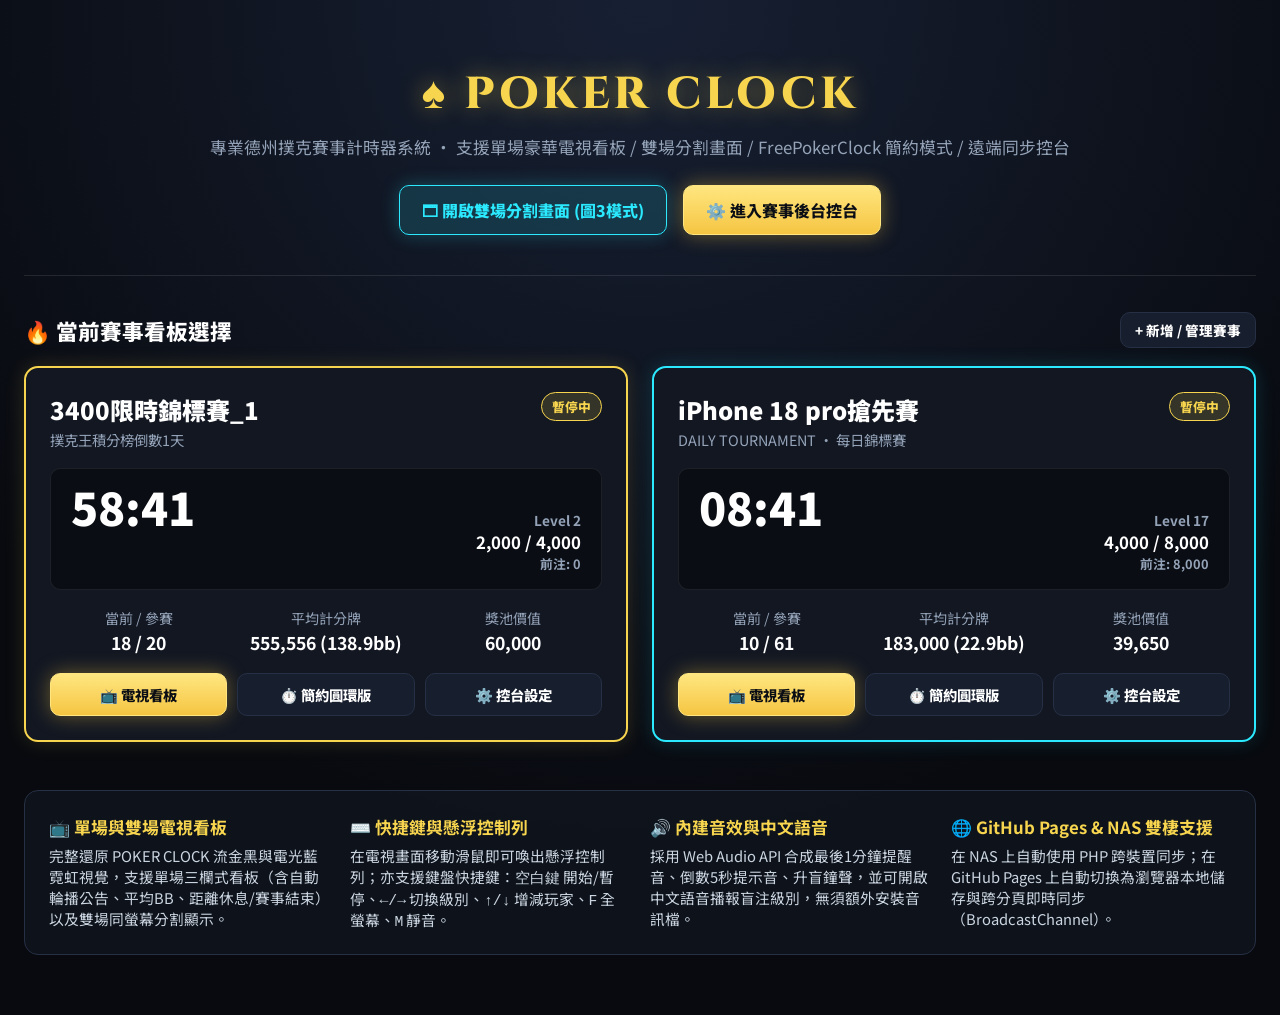
<file: index.html>
<!DOCTYPE html>
<html lang="zh-Hant">
<head>
    <meta charset="UTF-8">
    <meta name="viewport" content="width=device-width, initial-scale=1.0">
    <title>POKER CLOCK - 德州撲克賽事計時系統</title>
    <link href="https://fonts.googleapis.com/css2?family=Cinzel:wght@700;800&family=Noto+Sans+TC:wght@400;600;700;900&display=swap" rel="stylesheet">
    <style>
        :root {
            --bg: #080a0f;
            --card: #121722;
            --border: #263044;
            --gold: #f7d54e;
            --cyan: #2beaff;
            --red: #ff4757;
            --green: #2ed573;
        }
        * { box-sizing: border-box; margin: 0; padding: 0; }
        body {
            background: radial-gradient(circle at 50% 0%, #172033 0%, #080a0f 70%);
            color: #ffffff;
            font-family: 'Noto Sans TC', sans-serif;
            min-height: 100vh;
            padding: 36px 24px 60px;
        }
        .wrap { max-width: 1240px; margin: 0 auto; }
        .hero {
            text-align: center;
            padding: 28px 20px 40px;
            border-bottom: 1px solid rgba(255,255,255,0.1);
            margin-bottom: 36px;
        }
        .brand {
            font-family: 'Cinzel', serif;
            font-size: clamp(1.8rem, 3.5vw, 3rem);
            font-weight: 800;
            color: var(--gold);
            letter-spacing: 0.08em;
            text-shadow: 0 0 24px rgba(247, 213, 78, 0.45);
        }
        .hero p { color: #94a3b8; font-size: 1.05rem; margin-top: 10px; }
        .quick-launch {
            display: flex;
            justify-content: center;
            gap: 16px;
            flex-wrap: wrap;
            margin-top: 26px;
        }
        .btn {
            display: inline-flex;
            align-items: center;
            gap: 8px;
            padding: 12px 22px;
            border-radius: 10px;
            font-weight: 800;
            font-size: 1rem;
            text-decoration: none;
            border: 1.5px solid var(--border);
            background: #171e2e;
            color: #fff;
            transition: all 0.18s ease;
            cursor: pointer;
        }
        .btn:hover { transform: translateY(-2px); border-color: var(--gold); }
        .btn-gold {
            background: linear-gradient(180deg, #ffe680 0%, #f5c542 100%);
            color: #0b0e14;
            border-color: #ffe680;
            box-shadow: 0 0 20px rgba(245, 197, 66, 0.4);
        }
        .btn-cyan {
            background: rgba(43, 234, 255, 0.14);
            color: var(--cyan);
            border-color: var(--cyan);
            box-shadow: 0 0 18px rgba(43, 234, 255, 0.25);
        }
        .section-title {
            font-size: 1.35rem;
            font-weight: 800;
            margin-bottom: 18px;
            display: flex;
            justify-content: space-between;
            align-items: center;
        }
        .grid {
            display: grid;
            grid-template-columns: repeat(auto-fit, minmax(360px, 1fr));
            gap: 24px;
        }
        .t-card {
            background: var(--card);
            border: 2px solid var(--border);
            border-radius: 14px;
            padding: 24px;
            display: flex;
            flex-direction: column;
            justify-content: space-between;
            gap: 18px;
            position: relative;
            overflow: hidden;
        }
        .t-card.theme-gold { border-color: var(--gold); box-shadow: 0 0 20px rgba(247, 213, 78, 0.15); }
        .t-card.theme-cyan { border-color: var(--cyan); box-shadow: 0 0 20px rgba(43, 234, 255, 0.15); }
        .t-card.theme-red { border-color: var(--red); box-shadow: 0 0 20px rgba(255, 71, 87, 0.15); }
        .t-card.theme-emerald { border-color: var(--green); box-shadow: 0 0 20px rgba(46, 213, 115, 0.15); }
        .t-header { display: flex; justify-content: space-between; align-items: flex-start; gap: 12px; }
        .t-title { font-size: 1.5rem; font-weight: 900; }
        .t-sub { font-size: 0.9rem; color: #94a3b8; margin-top: 2px; }
        .badge { padding: 4px 10px; border-radius: 999px; font-size: 0.8rem; font-weight: 800; }
        .badge.running { background: rgba(46,213,115,0.2); color: var(--green); border: 1px solid var(--green); }
        .badge.paused { background: rgba(247,213,78,0.15); color: var(--gold); border: 1px solid var(--gold); }
        .t-clock-row {
            display: flex;
            align-items: baseline;
            justify-content: space-between;
            background: #0a0d14;
            padding: 16px 20px;
            border-radius: 10px;
            border: 1px solid rgba(255,255,255,0.08);
        }
        .t-time { font-size: 2.8rem; font-weight: 900; font-variant-numeric: tabular-nums; line-height: 1; }
        .t-blinds { text-align: right; font-size: 1.05rem; font-weight: 700; }
        .t-stats {
            display: grid;
            grid-template-columns: repeat(3, 1fr);
            gap: 10px;
            text-align: center;
            font-size: 0.88rem;
            color: #94a3b8;
        }
        .t-stats strong { display: block; font-size: 1.1rem; color: #fff; margin-top: 2px; }
        .t-actions { display: flex; gap: 10px; flex-wrap: wrap; }
        .t-actions .btn { flex: 1; justify-content: center; padding: 10px 12px; font-size: 0.9rem; }
        .features-box {
            margin-top: 48px;
            background: rgba(18, 23, 34, 0.7);
            border: 1px solid var(--border);
            border-radius: 14px;
            padding: 24px;
            display: grid;
            grid-template-columns: repeat(auto-fit, minmax(240px, 1fr));
            gap: 20px;
            color: #cbd5e1;
            font-size: 0.92rem;
        }
        .features-box h3 { color: var(--gold); margin-bottom: 6px; font-size: 1.05rem; }
    </style>
</head>
<body>
    <div class="wrap">
        <div class="hero">
            <div class="brand" id="heroBrand">♠ POKER CLOCK</div>
            <p>專業德州撲克賽事計時器系統 • 支援單場豪華電視看板 / 雙場分割畫面 / FreePokerClock 簡約模式 / 遠端同步控台</p>
            <div class="quick-launch">
                <a href="dual.html" class="btn btn-cyan">🗔 開啟雙場分割畫面 (圖3模式)</a>
                <a href="admin.html" class="btn btn-gold">⚙️ 進入賽事後台控台</a>
            </div>
        </div>

        <div class="section-title">
            <span>🔥 當前賽事看板選擇</span>
            <a href="admin.html" class="btn" style="padding:7px 14px; font-size:0.85rem;">+ 新增 / 管理賽事</a>
        </div>

        <div class="grid" id="tourneyGrid"></div>

        <div class="features-box">
            <div>
                <h3>📺 單場與雙場電視看板</h3>
                <p>完整還原 POKER CLOCK 流金黑與電光藍霓虹視覺，支援單場三欄式看板（含自動輪播公告、平均BB、距離休息/賽事結束）以及雙場同螢幕分割顯示。</p>
            </div>
            <div>
                <h3>⌨️ 快捷鍵與懸浮控制列</h3>
                <p>在電視畫面移動滑鼠即可喚出懸浮控制列；亦支援鍵盤快捷鍵：<code>空白鍵</code> 開始/暫停、<code>←/→</code> 切換級別、<code>↑/↓</code> 增減玩家、<code>F</code> 全螢幕、<code>M</code> 靜音。</p>
            </div>
            <div>
                <h3>🔊 內建音效與中文語音</h3>
                <p>採用 Web Audio API 合成最後1分鐘提醒音、倒數5秒提示音、升盲鐘聲，並可開啟中文語音播報盲注級別，無須額外安裝音訊檔。</p>
            </div>
            <div>
                <h3>🌐 GitHub Pages & NAS 雙棲支援</h3>
                <p>在 NAS 上自動使用 PHP 跨裝置同步；在 GitHub Pages 上自動切換為瀏覽器本地儲存與跨分頁即時同步（BroadcastChannel）。</p>
            </div>
        </div>
    </div>

    <script src="assets/js/local-backend.js"></script>
    <script>
        function fmtNum(n) { return (Number(n) || 0).toLocaleString('en-US'); }
        function fmtClock(sec) {
            const s = Math.max(0, Math.floor(Number(sec) || 0));
            const m = Math.floor(s / 60);
            const r = s % 60;
            return (m < 10 ? '0' + m : m) + ':' + (r < 10 ? '0' + r : r);
        }

        async function loadAndRender() {
            const res = await fetch('api.php?action=state&_t=' + Date.now());
            const json = await res.json();
            if (!json || !json.ok) return;
            const state = json.data;
            const s = state.settings || {};
            document.getElementById('heroBrand').textContent = `${s.brand_logo_icon || '♠'} ${s.brand_name || 'POKER CLOCK'}`;

            const grid = document.getElementById('tourneyGrid');
            grid.innerHTML = '';
            Object.values(state.tournaments || {}).forEach(t => {
                const c = t.computed || {};
                const cur = c.current_level || { type: 'level', level: 1, sb: 0, bb: 0, ante: 0 };
                const card = document.createElement('div');
                card.className = `t-card theme-${t.theme || 'gold'}`;
                card.innerHTML = `
                    <div class="t-header">
                        <div>
                            <div class="t-title">${t.title}</div>
                            <div class="t-sub">${t.subtitle || ''}</div>
                        </div>
                        <span class="badge ${t.status === 'running' ? 'running' : 'paused'}">
                            ${t.status === 'running' ? '進行中' : '暫停中'}
                        </span>
                    </div>
                    <div class="t-clock-row">
                        <div class="t-time">${fmtClock(t.remaining_seconds)}</div>
                        <div class="t-blinds">
                            <div style="color:#94a3b8; font-size:0.85rem;">
                                ${cur.type === 'break' ? '休息時間' : 'Level ' + cur.level}
                            </div>
                            <div>
                                ${cur.type === 'break' ? 'BREAK' : fmtNum(cur.sb) + ' / ' + fmtNum(cur.bb)}
                            </div>
                            <div style="font-size:0.8rem; color:#94a3b8;">
                                前注: ${fmtNum(cur.ante || 0)}
                            </div>
                        </div>
                    </div>
                    <div class="t-stats">
                        <div>當前 / 參賽<strong>${t.current_players} / ${t.total_entries}</strong></div>
                        <div>平均計分牌<strong>${fmtNum(c.avg_chips)} (${c.avg_bb}bb)</strong></div>
                        <div>獎池價值<strong>${fmtNum(c.prize_pool)}</strong></div>
                    </div>
                    <div class="t-actions">
                        <a href="display.html?id=${encodeURIComponent(t.id)}" class="btn btn-gold">📺 電視看板</a>
                        <a href="freeclock.html?id=${encodeURIComponent(t.id)}" class="btn">⏱️ 簡約圓環版</a>
                        <a href="admin.html?id=${encodeURIComponent(t.id)}" class="btn">⚙️ 控台設定</a>
                    </div>
                `;
                grid.appendChild(card);
            });
        }

        loadAndRender();
        setInterval(loadAndRender, 2000);
    </script>
</body>
</html>
</file>
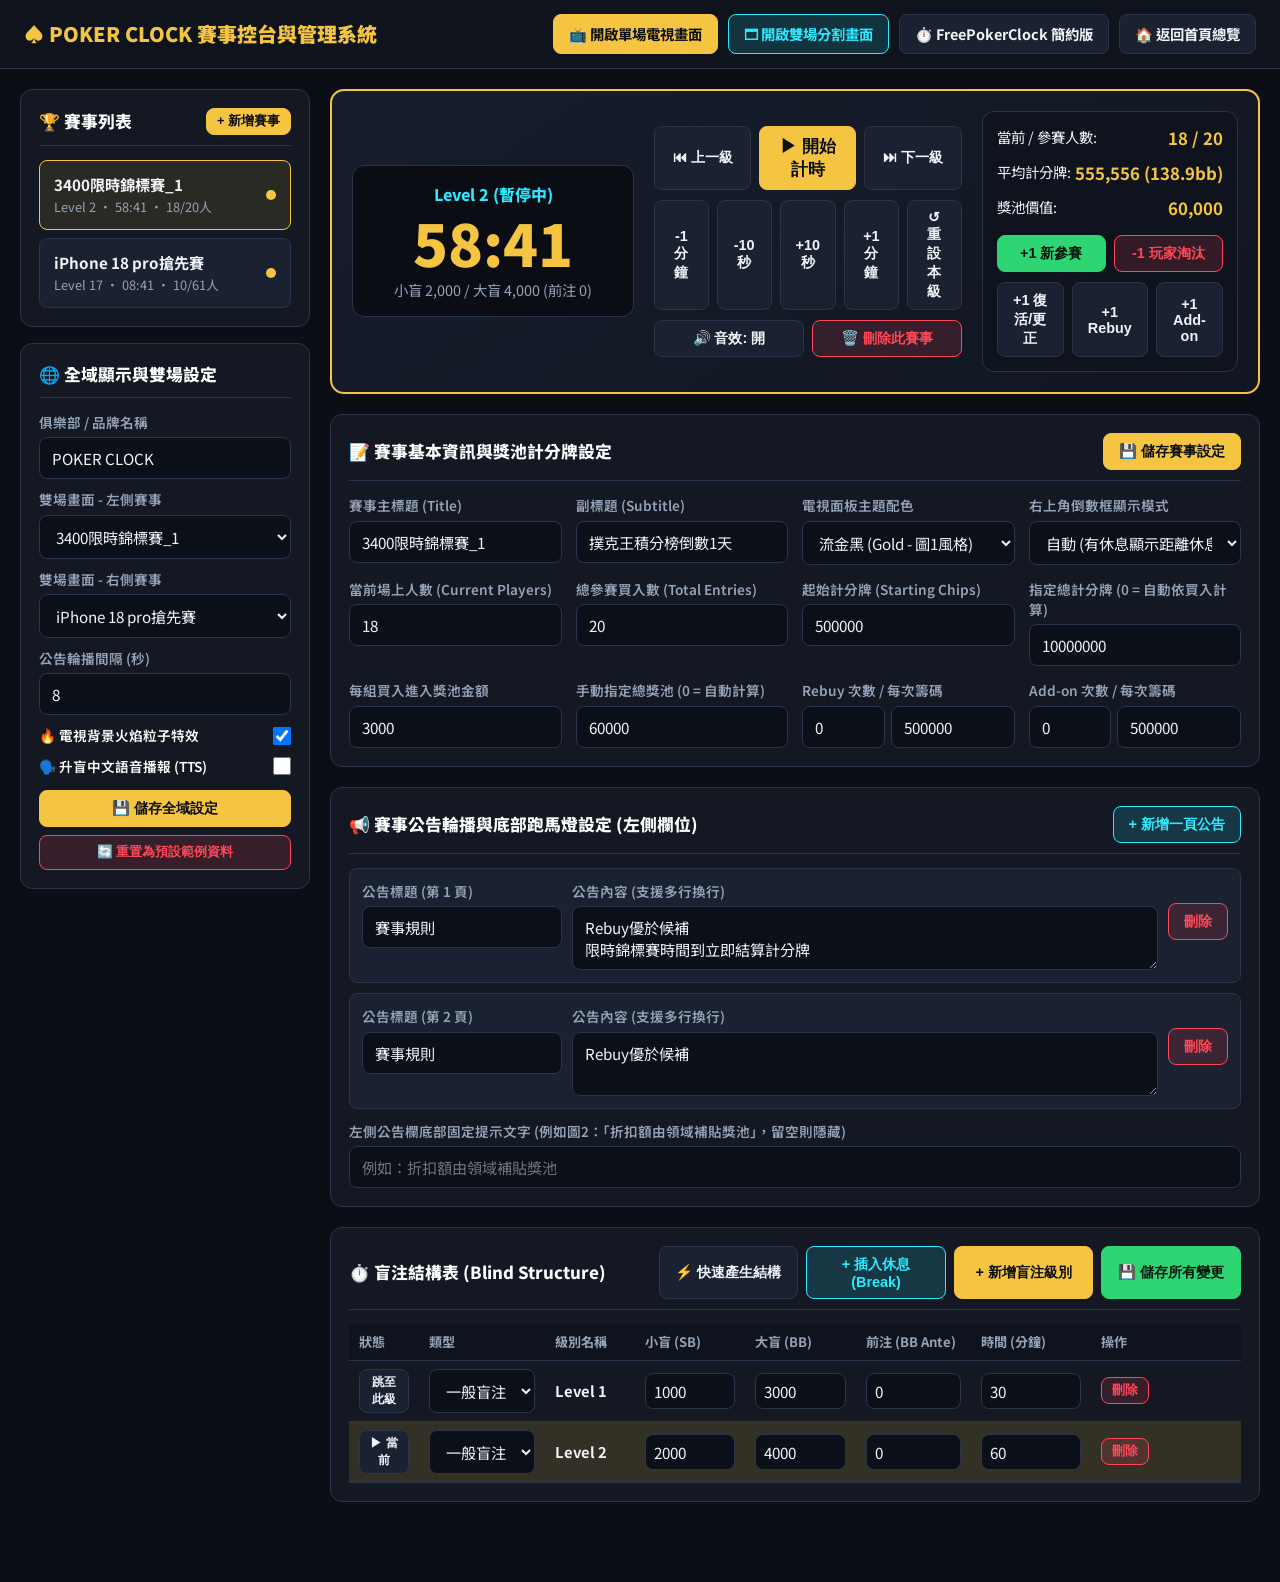
<file: admin.html>
<!DOCTYPE html>
<html lang="zh-Hant">
<head>
    <meta charset="UTF-8">
    <meta name="viewport" content="width=device-width, initial-scale=1.0">
    <title>賽事後台控台 - POKER CLOCK</title>
    <link href="https://fonts.googleapis.com/css2?family=Noto+Sans+TC:wght@400;500;700;900&display=swap" rel="stylesheet">
    <style>
        :root {
            --bg: #0b0e14;
            --card: #131822;
            --card-alt: #1a2130;
            --border: #2a344a;
            --gold: #f5c542;
            --cyan: #2beaff;
            --green: #2ed573;
            --red: #ff4757;
            --text: #f1f5f9;
            --muted: #94a3b8;
        }
        * { box-sizing: border-box; margin: 0; padding: 0; }
        body {
            background: var(--bg);
            color: var(--text);
            font-family: 'Noto Sans TC', -apple-system, sans-serif;
            line-height: 1.5;
            padding-bottom: 60px;
        }
        .topbar {
            background: #0f131c;
            border-bottom: 1px solid var(--border);
            padding: 14px 24px;
            display: flex;
            justify-content: space-between;
            align-items: center;
            flex-wrap: wrap;
            gap: 12px;
            position: sticky;
            top: 0;
            z-index: 100;
        }
        .topbar-brand {
            display: flex;
            align-items: center;
            gap: 10px;
            font-weight: 900;
            font-size: 1.25rem;
            color: var(--gold);
            text-decoration: none;
        }
        .topbar-links { display: flex; gap: 10px; flex-wrap: wrap; }
        .btn {
            appearance: none;
            border: 1px solid var(--border);
            background: var(--card-alt);
            color: var(--text);
            padding: 8px 15px;
            border-radius: 8px;
            font-size: 0.9rem;
            font-weight: 700;
            cursor: pointer;
            text-decoration: none;
            display: inline-flex;
            align-items: center;
            justify-content: center;
            gap: 6px;
            transition: all 0.15s ease;
        }
        .btn:hover { border-color: var(--gold); color: var(--gold); }
        .btn-gold { background: var(--gold); color: #0a0d12; border-color: var(--gold); }
        .btn-gold:hover { background: #ffd45e; color: #000; }
        .btn-cyan { background: rgba(43,234,255,0.15); color: var(--cyan); border-color: var(--cyan); }
        .btn-cyan:hover { background: var(--cyan); color: #000; }
        .btn-green { background: var(--green); color: #06180e; border-color: var(--green); }
        .btn-red { background: rgba(255,71,87,0.15); color: var(--red); border-color: var(--red); }
        .btn-red:hover { background: var(--red); color: #fff; }
        .container {
            max-width: 1400px;
            margin: 20px auto;
            padding: 0 20px;
            display: grid;
            grid-template-columns: 290px 1fr;
            gap: 20px;
        }
        @media (max-width: 980px) { .container { grid-template-columns: 1fr; } }
        .sidebar { display: flex; flex-direction: column; gap: 16px; }
        .panel { background: var(--card); border: 1px solid var(--border); border-radius: 12px; padding: 18px; }
        .panel-title {
            font-size: 1.05rem;
            font-weight: 800;
            margin-bottom: 14px;
            display: flex;
            justify-content: space-between;
            align-items: center;
            color: #fff;
            border-bottom: 1px solid var(--border);
            padding-bottom: 10px;
        }
        .tourney-list { display: flex; flex-direction: column; gap: 8px; }
        .tourney-item {
            padding: 12px 14px;
            border-radius: 8px;
            border: 1px solid var(--border);
            background: var(--card-alt);
            cursor: pointer;
            transition: all 0.15s;
            display: flex;
            justify-content: space-between;
            align-items: center;
        }
        .tourney-item.active { border-color: var(--gold); background: rgba(245, 197, 66, 0.1); }
        .tourney-item-name { font-weight: 700; font-size: 0.95rem; }
        .tourney-item-meta { font-size: 0.8rem; color: var(--muted); margin-top: 2px; }
        .status-dot { width: 10px; height: 10px; border-radius: 50%; display: inline-block; }
        .status-dot.running { background: var(--green); box-shadow: 0 0 8px var(--green); }
        .status-dot.paused { background: var(--gold); }
        .main-col { display: flex; flex-direction: column; gap: 20px; }
        .live-deck {
            background: linear-gradient(145deg, #161d2b, #111621);
            border: 2px solid var(--gold);
            border-radius: 14px;
            padding: 20px;
            display: grid;
            grid-template-columns: 1.1fr 1.2fr 1fr;
            gap: 20px;
            align-items: center;
        }
        @media (max-width: 1100px) { .live-deck { grid-template-columns: 1fr; } }
        .live-clock-box { text-align: center; background: #0a0d14; border: 1px solid var(--border); border-radius: 12px; padding: 16px; }
        .live-clock-digits { font-size: 3.6rem; font-weight: 900; font-variant-numeric: tabular-nums; color: var(--gold); line-height: 1.05; margin: 6px 0; }
        .live-level-badge { font-size: 1rem; font-weight: 800; color: var(--cyan); }
        .deck-buttons-grid { display: flex; flex-direction: column; gap: 10px; }
        .btn-row { display: flex; gap: 8px; flex-wrap: wrap; }
        .btn-row .btn { flex: 1; }
        .player-quick-box { background: #0e131d; border: 1px solid var(--border); border-radius: 12px; padding: 14px; display: flex; flex-direction: column; gap: 10px; }
        .pq-stat { display: flex; justify-content: space-between; font-size: 0.9rem; }
        .pq-stat strong { font-size: 1.05rem; color: var(--gold); }
        .form-grid { display: grid; grid-template-columns: repeat(auto-fit, minmax(210px, 1fr)); gap: 14px; }
        .form-group { display: flex; flex-direction: column; gap: 5px; }
        .form-group label { font-size: 0.85rem; font-weight: 600; color: var(--muted); }
        input[type="text"], input[type="number"], select, textarea {
            background: #0b0f17;
            border: 1px solid var(--border);
            color: var(--text);
            padding: 9px 12px;
            border-radius: 8px;
            font-size: 0.95rem;
            font-family: inherit;
        }
        input:focus, select:focus, textarea:focus { outline: none; border-color: var(--gold); }
        .table-wrap { overflow-x: auto; }
        table.levels-table { width: 100%; border-collapse: collapse; font-size: 0.92rem; }
        table.levels-table th, table.levels-table td { padding: 8px 10px; border-bottom: 1px solid var(--border); text-align: left; }
        table.levels-table th { color: var(--muted); font-weight: 700; font-size: 0.82rem; background: #0e131d; }
        table.levels-table tr.current-row { background: rgba(245, 197, 66, 0.14); }
        table.levels-table tr.break-row { background: rgba(43, 234, 255, 0.08); }
        table.levels-table input { width: 100%; padding: 6px 8px; }
        .ann-item {
            background: var(--card-alt);
            border: 1px solid var(--border);
            border-radius: 8px;
            padding: 12px;
            margin-bottom: 10px;
            display: grid;
            grid-template-columns: 200px 1fr auto;
            gap: 10px;
            align-items: start;
        }
        @media (max-width: 768px) { .ann-item { grid-template-columns: 1fr; } }
        .toast {
            position: fixed;
            bottom: 24px;
            right: 24px;
            background: var(--green);
            color: #041b0d;
            padding: 12px 22px;
            border-radius: 8px;
            font-weight: 800;
            box-shadow: 0 8px 25px rgba(0,0,0,0.5);
            transform: translateY(100px);
            opacity: 0;
            transition: all 0.25s ease;
            z-index: 999;
        }
        .toast.show { transform: translateY(0); opacity: 1; }
    </style>
</head>
<body>
    <header class="topbar">
        <a href="index.html" class="topbar-brand">♠ POKER CLOCK 賽事控台與管理系統</a>
        <div class="topbar-links">
            <a href="display.html" target="_blank" id="linkSingleView" class="btn btn-gold">📺 開啟單場電視畫面</a>
            <a href="dual.html" target="_blank" class="btn btn-cyan">🗔 開啟雙場分割畫面</a>
            <a href="freeclock.html" target="_blank" id="linkFreeClock" class="btn">⏱️ FreePokerClock 簡約版</a>
            <a href="index.html" class="btn">🏠 返回首頁總覽</a>
        </div>
    </header>

    <div class="container">
        <aside class="sidebar">
            <div class="panel">
                <div class="panel-title">
                    <span>🏆 賽事列表</span>
                    <button type="button" class="btn btn-gold" style="padding:4px 10px; font-size:0.8rem;" id="btnOpenCreate">+ 新增賽事</button>
                </div>
                <div class="tourney-list" id="tourneyList"></div>
            </div>

            <div class="panel" id="createPanel" style="display:none; border-color:var(--gold);">
                <div class="panel-title">✨ 建立新賽事</div>
                <div class="form-group" style="margin-bottom:10px;">
                    <label>賽事名稱</label>
                    <input type="text" id="newTourneyTitle" value="週末撲克錦標賽">
                </div>
                <div class="form-group" style="margin-bottom:10px;">
                    <label>盲注模板</label>
                    <select id="newTourneyTemplate">
                        <option value="standard">標準錦標賽 (20分鐘/級 + 休息)</option>
                        <option value="turbo">快速賽 Turbo (10分鐘/級)</option>
                        <option value="timed">限時錦標賽 (30分/60分)</option>
                    </select>
                </div>
                <div class="form-group" style="margin-bottom:14px;">
                    <label>視覺主題</label>
                    <select id="newTourneyTheme">
                        <option value="gold">流金黑 (Gold)</option>
                        <option value="cyan">電光藍 (Cyan)</option>
                        <option value="red">經典紅 (Red)</option>
                        <option value="emerald">撲克綠 (Emerald)</option>
                    </select>
                </div>
                <div class="btn-row">
                    <button type="button" class="btn btn-gold" id="btnConfirmCreate">建立</button>
                    <button type="button" class="btn" id="btnCancelCreate">取消</button>
                </div>
            </div>

            <div class="panel">
                <div class="panel-title">🌐 全域顯示與雙場設定</div>
                <div class="form-group" style="margin-bottom:10px;">
                    <label>俱樂部 / 品牌名稱</label>
                    <input type="text" id="setBrandName" value="POKER CLOCK">
                </div>
                <div class="form-group" style="margin-bottom:10px;">
                    <label>雙場畫面 - 左側賽事</label>
                    <select id="setDualLeft"></select>
                </div>
                <div class="form-group" style="margin-bottom:10px;">
                    <label>雙場畫面 - 右側賽事</label>
                    <select id="setDualRight"></select>
                </div>
                <div class="form-group" style="margin-bottom:10px;">
                    <label>公告輪播間隔 (秒)</label>
                    <input type="number" id="setAnnInterval" min="3" max="120" value="8">
                </div>
                <div class="form-group" style="margin-bottom:10px; flex-direction:row; align-items:center; justify-content:space-between;">
                    <label style="color:#fff;">🔥 電視背景火焰粒子特效</label>
                    <input type="checkbox" id="setFireEffect" checked style="width:18px; height:18px;">
                </div>
                <div class="form-group" style="margin-bottom:14px; flex-direction:row; align-items:center; justify-content:space-between;">
                    <label style="color:#fff;">🗣️ 升盲中文語音播報 (TTS)</label>
                    <input type="checkbox" id="setVoiceEnabled" style="width:18px; height:18px;">
                </div>
                <button type="button" class="btn btn-gold" style="width:100%; margin-bottom:8px;" id="btnSaveGlobal">💾 儲存全域設定</button>
                <button type="button" class="btn btn-red" style="width:100%; font-size:0.8rem;" id="btnResetDemo">🔄 重置為預設範例資料</button>
            </div>
        </aside>

        <main class="main-col">
            <section class="live-deck">
                <div class="live-clock-box">
                    <div class="live-level-badge" id="rcLevelBadge">Level 1</div>
                    <div class="live-clock-digits" id="rcTimer">00:00</div>
                    <div style="font-size:0.9rem; color:var(--muted);" id="rcBlindsInfo">小盲 0 / 大盲 0 (前注 0)</div>
                </div>

                <div class="deck-buttons-grid">
                    <div class="btn-row">
                        <button type="button" class="btn" id="rcPrevLvl">⏮ 上一級</button>
                        <button type="button" class="btn btn-gold" id="rcPlayPause" style="font-size:1.05rem;">▶ 開始計時</button>
                        <button type="button" class="btn" id="rcNextLvl">⏭ 下一級</button>
                    </div>
                    <div class="btn-row">
                        <button type="button" class="btn" data-adj="-60">-1 分鐘</button>
                        <button type="button" class="btn" data-adj="-10">-10 秒</button>
                        <button type="button" class="btn" data-adj="10">+10 秒</button>
                        <button type="button" class="btn" data-adj="60">+1 分鐘</button>
                        <button type="button" class="btn" id="rcResetTime">↺ 重設本級</button>
                    </div>
                    <div class="btn-row">
                        <button type="button" class="btn" id="rcToggleSound">🔊 音效: 開</button>
                        <button type="button" class="btn btn-red" id="rcDeleteTourney">🗑️ 刪除此賽事</button>
                    </div>
                </div>

                <div class="player-quick-box">
                    <div class="pq-stat"><span>當前 / 參賽人數:</span><strong id="rcPlayersText">18 / 20</strong></div>
                    <div class="pq-stat"><span>平均計分牌:</span><strong id="rcAvgStackText">555,556 (138.9bb)</strong></div>
                    <div class="pq-stat"><span>獎池價值:</span><strong id="rcPrizeText">60,000</strong></div>
                    <div class="btn-row" style="margin-top:4px;">
                        <button type="button" class="btn btn-green" id="rcBtnBuyin">+1 新參賽</button>
                        <button type="button" class="btn btn-red" id="rcBtnBust">-1 玩家淘汰</button>
                    </div>
                    <div class="btn-row">
                        <button type="button" class="btn" id="rcBtnRevive">+1 復活/更正</button>
                        <button type="button" class="btn" id="rcBtnRebuy">+1 Rebuy</button>
                        <button type="button" class="btn" id="rcBtnAddon">+1 Add-on</button>
                    </div>
                </div>
            </section>

            <section class="panel">
                <div class="panel-title">
                    <span>📝 賽事基本資訊與獎池計分牌設定</span>
                    <button type="button" class="btn btn-gold" id="btnSaveTourneyTop">💾 儲存賽事設定</button>
                </div>
                <div class="form-grid">
                    <div class="form-group"><label>賽事主標題 (Title)</label><input type="text" id="f_title"></div>
                    <div class="form-group"><label>副標題 (Subtitle)</label><input type="text" id="f_subtitle"></div>
                    <div class="form-group">
                        <label>電視面板主題配色</label>
                        <select id="f_theme">
                            <option value="gold">流金黑 (Gold - 圖1風格)</option>
                            <option value="cyan">電光藍 (Cyan - 圖2風格)</option>
                            <option value="red">經典紅 (Red - FreePokerClock)</option>
                            <option value="emerald">皇家綠 (Emerald Green)</option>
                        </select>
                    </div>
                    <div class="form-group">
                        <label>右上角倒數框顯示模式</label>
                        <select id="f_right_top_mode">
                            <option value="auto">自動 (有休息顯示距離休息，否則距離結束)</option>
                            <option value="end">固定顯示「距離賽事結束」(如圖1)</option>
                            <option value="break">固定顯示「距離休息」(如圖2)</option>
                        </select>
                    </div>
                    <div class="form-group"><label>當前場上人數 (Current Players)</label><input type="number" id="f_current_players" min="0"></div>
                    <div class="form-group"><label>總參賽買入數 (Total Entries)</label><input type="number" id="f_total_entries" min="0"></div>
                    <div class="form-group"><label>起始計分牌 (Starting Chips)</label><input type="number" id="f_starting_chips" min="0" step="100"></div>
                    <div class="form-group"><label>指定總計分牌 (0 = 自動依買入計算)</label><input type="number" id="f_manual_total_chips" min="0" step="1000"></div>
                    <div class="form-group"><label>每組買入進入獎池金額</label><input type="number" id="f_buyin_prize" min="0" step="100"></div>
                    <div class="form-group"><label>手動指定總獎池 (0 = 自動計算)</label><input type="number" id="f_manual_prize_pool" min="0" step="100"></div>
                    <div class="form-group">
                        <label>Rebuy 次數 / 每次籌碼</label>
                        <div style="display:flex; gap:6px;">
                            <input type="number" id="f_rebuy_count" min="0" style="width:40%;">
                            <input type="number" id="f_rebuy_chips" min="0" step="1000" style="width:60%;">
                        </div>
                    </div>
                    <div class="form-group">
                        <label>Add-on 次數 / 每次籌碼</label>
                        <div style="display:flex; gap:6px;">
                            <input type="number" id="f_addon_count" min="0" style="width:40%;">
                            <input type="number" id="f_addon_chips" min="0" step="1000" style="width:60%;">
                        </div>
                    </div>
                </div>
            </section>

            <section class="panel">
                <div class="panel-title">
                    <span>📢 賽事公告輪播與底部跑馬燈設定 (左側欄位)</span>
                    <button type="button" class="btn btn-cyan" id="btnAddAnn">+ 新增一頁公告</button>
                </div>
                <div id="annListContainer"></div>
                <div class="form-group" style="margin-top:12px;">
                    <label>左側公告欄底部固定提示文字 (例如圖2：「折扣額由領域補貼獎池」，留空則隱藏)</label>
                    <input type="text" id="f_footer_notice" placeholder="例如：折扣額由領域補貼獎池">
                </div>
            </section>

            <section class="panel">
                <div class="panel-title">
                    <span>⏱️ 盲注結構表 (Blind Structure)</span>
                    <div class="btn-row">
                        <button type="button" class="btn" id="btnAutoGen">⚡ 快速產生結構</button>
                        <button type="button" class="btn btn-cyan" id="btnAddBreak">+ 插入休息 (Break)</button>
                        <button type="button" class="btn btn-gold" id="btnAddLevel">+ 新增盲注級別</button>
                        <button type="button" class="btn btn-green" id="btnSaveTourneyBottom">💾 儲存所有變更</button>
                    </div>
                </div>

                <div class="table-wrap">
                    <table class="levels-table">
                        <thead>
                            <tr>
                                <th style="width:70px;">狀態</th>
                                <th style="width:110px;">類型</th>
                                <th style="width:90px;">級別名稱</th>
                                <th>小盲 (SB)</th>
                                <th>大盲 (BB)</th>
                                <th>前注 (BB Ante)</th>
                                <th style="width:120px;">時間 (分鐘)</th>
                                <th style="width:150px;">操作</th>
                            </tr>
                        </thead>
                        <tbody id="levelsTableBody"></tbody>
                    </table>
                </div>
            </section>
        </main>
    </div>

    <div class="toast" id="toastMsg">✅ 已成功儲存變更並同步至電視畫面！</div>

    <script src="assets/js/local-backend.js"></script>
    <script>
        const urlParams = new URLSearchParams(window.location.search);
        let state = window.PokerLocalStore ? window.PokerLocalStore.getState() : {};
        let selectedId = urlParams.get('id') || 'tourney_1';
        let formLevels = [];
        let formAnns = [];
        let isEditingDirty = false;

        function showToast(msg = '✅ 已成功儲存變更並同步至電視畫面！') {
            const t = document.getElementById('toastMsg');
            t.textContent = msg;
            t.classList.add('show');
            setTimeout(() => t.classList.remove('show'), 2500);
        }

        function fmtNum(n) { return (Number(n) || 0).toLocaleString('en-US'); }
        function fmtClock(sec) {
            const s = Math.max(0, Math.floor(Number(sec) || 0));
            const m = Math.floor(s / 60);
            const r = s % 60;
            return (m < 10 ? '0' + m : m) + ':' + (r < 10 ? '0' + r : r);
        }

        async function apiCall(payload, toastText = null) {
            const res = await fetch('api.php', {
                method: 'POST',
                headers: { 'Content-Type': 'application/json' },
                body: JSON.stringify(payload)
            });
            const json = await res.json();
            if (json && json.ok) {
                state = json.data;
                if (!state.tournaments[selectedId]) {
                    selectedId = Object.keys(state.tournaments)[0];
                }
                if (toastText) {
                    isEditingDirty = false;
                    loadTournamentIntoForm();
                    showToast(toastText);
                } else {
                    renderLiveStatusOnly();
                }
            }
        }

        function renderSidebarAndSelects() {
            const listEl = document.getElementById('tourneyList');
            const selLeft = document.getElementById('setDualLeft');
            const selRight = document.getElementById('setDualRight');
            listEl.innerHTML = '';
            selLeft.innerHTML = '';
            selRight.innerHTML = '';

            const settings = state.settings || {};

            Object.values(state.tournaments || {}).forEach(t => {
                const item = document.createElement('div');
                item.className = 'tourney-item' + (t.id === selectedId ? ' active' : '');
                const cur = (t.computed && t.computed.current_level) || {};
                const lvlText = cur.type === 'break' ? '休息中' : ('Level ' + (cur.level || 1));
                item.innerHTML = `
                    <div>
                        <div class="tourney-item-name">${t.title}</div>
                        <div class="tourney-item-meta">${lvlText} • ${fmtClock(t.remaining_seconds)} • ${t.current_players}/${t.total_entries}人</div>
                    </div>
                    <span class="status-dot ${t.status === 'running' ? 'running' : 'paused'}"></span>
                `;
                item.onclick = () => {
                    selectedId = t.id;
                    isEditingDirty = false;
                    history.replaceState(null, '', 'admin.html?id=' + encodeURIComponent(selectedId));
                    loadTournamentIntoForm();
                    renderSidebarAndSelects();
                };
                listEl.appendChild(item);

                selLeft.add(new Option(t.title, t.id, false, settings.dual_left_id === t.id));
                selRight.add(new Option(t.title, t.id, false, settings.dual_right_id === t.id));
            });

            document.getElementById('linkSingleView').href = 'display.html?id=' + encodeURIComponent(selectedId);
            document.getElementById('linkFreeClock').href = 'freeclock.html?id=' + encodeURIComponent(selectedId);
        }

        function renderLiveStatusOnly() {
            renderSidebarAndSelects();
            const t = state.tournaments && state.tournaments[selectedId];
            if (!t) return;
            const c = t.computed || {};
            const cur = c.current_level || {};

            document.getElementById('rcLevelBadge').textContent = cur.type === 'break' ? '休息時間 (Break)' : `Level ${cur.level} (${t.status === 'running' ? '進行中' : '暫停中'})`;
            document.getElementById('rcTimer').textContent = fmtClock(t.remaining_seconds);
            document.getElementById('rcBlindsInfo').textContent = cur.type === 'break'
                ? '中場休息時間'
                : `小盲 ${fmtNum(cur.sb)} / 大盲 ${fmtNum(cur.bb)} (前注 ${fmtNum(cur.ante)})`;

            document.getElementById('rcPlayPause').textContent = t.status === 'running' ? '⏸ 暫停計時' : '▶ 開始計時';
            document.getElementById('rcToggleSound').textContent = t.sound_enabled ? '🔊 音效: 開' : '🔇 音效: 關';
            document.getElementById('rcPlayersText').textContent = `${t.current_players} / ${t.total_entries}`;
            document.getElementById('rcAvgStackText').textContent = `${fmtNum(c.avg_chips)} (${c.avg_bb}bb)`;
            document.getElementById('rcPrizeText').textContent = fmtNum(c.prize_pool);

            if (!isEditingDirty) {
                document.getElementById('f_current_players').value = t.current_players;
                document.getElementById('f_total_entries').value = t.total_entries;
                document.getElementById('f_rebuy_count').value = t.rebuy_count || 0;
                document.getElementById('f_addon_count').value = t.addon_count || 0;
            }

            const rows = document.querySelectorAll('#levelsTableBody tr');
            rows.forEach((r, idx) => r.classList.toggle('current-row', idx === t.current_level_index));
        }

        function loadTournamentIntoForm() {
            const t = state.tournaments && state.tournaments[selectedId];
            if (!t) return;

            const s = state.settings || {};
            document.getElementById('setBrandName').value = s.brand_name || 'POKER CLOCK';
            document.getElementById('setAnnInterval').value = s.announcement_interval || 8;
            document.getElementById('setFireEffect').checked = s.fire_effect !== false;
            document.getElementById('setVoiceEnabled').checked = !!s.voice_enabled;

            document.getElementById('f_title').value = t.title || '';
            document.getElementById('f_subtitle').value = t.subtitle || '';
            document.getElementById('f_theme').value = t.theme || 'gold';
            document.getElementById('f_right_top_mode').value = t.right_top_mode || 'auto';
            document.getElementById('f_current_players').value = t.current_players ?? 0;
            document.getElementById('f_total_entries').value = t.total_entries ?? 0;
            document.getElementById('f_starting_chips').value = t.starting_chips ?? 30000;
            document.getElementById('f_manual_total_chips').value = t.manual_total_chips ?? 0;
            document.getElementById('f_buyin_prize').value = t.buyin_prize ?? 1000;
            document.getElementById('f_manual_prize_pool').value = t.manual_prize_pool ?? 0;
            document.getElementById('f_rebuy_count').value = t.rebuy_count ?? 0;
            document.getElementById('f_rebuy_chips').value = t.rebuy_chips ?? 30000;
            document.getElementById('f_addon_count').value = t.addon_count ?? 0;
            document.getElementById('f_addon_chips').value = t.addon_chips ?? 30000;
            document.getElementById('f_footer_notice').value = t.footer_notice || '';

            formAnns = JSON.parse(JSON.stringify(t.announcements || []));
            formLevels = JSON.parse(JSON.stringify(t.levels || []));

            renderAnnouncementsEditor();
            renderLevelsEditor();
            renderLiveStatusOnly();
        }

        function renderAnnouncementsEditor() {
            const container = document.getElementById('annListContainer');
            container.innerHTML = '';
            formAnns.forEach((ann, idx) => {
                const div = document.createElement('div');
                div.className = 'ann-item';
                div.innerHTML = `
                    <div class="form-group">
                        <label>公告標題 (第 ${idx + 1} 頁)</label>
                        <input type="text" value="${(ann.title || '').replace(/"/g, '&quot;')}" data-ann-title="${idx}">
                    </div>
                    <div class="form-group">
                        <label>公告內容 (支援多行換行)</label>
                        <textarea rows="2" data-ann-content="${idx}">${ann.content || ''}</textarea>
                    </div>
                    <div style="padding-top:22px;">
                        <button type="button" class="btn btn-red" data-ann-del="${idx}">刪除</button>
                    </div>
                `;
                container.appendChild(div);
            });

            container.querySelectorAll('[data-ann-title]').forEach(el => {
                el.oninput = (e) => { isEditingDirty = true; formAnns[e.target.dataset.annTitle].title = e.target.value; };
            });
            container.querySelectorAll('[data-ann-content]').forEach(el => {
                el.oninput = (e) => { isEditingDirty = true; formAnns[e.target.dataset.annContent].content = e.target.value; };
            });
            container.querySelectorAll('[data-ann-del]').forEach(el => {
                el.onclick = (e) => {
                    isEditingDirty = true;
                    formAnns.splice(Number(e.target.dataset.annDel), 1);
                    renderAnnouncementsEditor();
                };
            });
        }

        function renderLevelsEditor() {
            const tbody = document.getElementById('levelsTableBody');
            tbody.innerHTML = '';
            const t = state.tournaments && state.tournaments[selectedId];
            let lvlCounter = 1;

            formLevels.forEach((lvl, idx) => {
                const isBreak = lvl.type === 'break';
                const displayLvl = isBreak ? '休息' : ('Level ' + (lvlCounter++));
                const tr = document.createElement('tr');
                if (idx === (t && t.current_level_index)) tr.classList.add('current-row');
                if (isBreak) tr.classList.add('break-row');
                const mins = Math.round((Number(lvl.duration) || 900) / 60);

                tr.innerHTML = `
                    <td>
                        <button type="button" class="btn" style="padding:4px 8px; font-size:0.78rem;" data-jump="${idx}">
                            ${idx === (t && t.current_level_index) ? '▶ 當前' : '跳至此級'}
                        </button>
                    </td>
                    <td>
                        <select data-lvl-type="${idx}">
                            <option value="level" ${!isBreak ? 'selected' : ''}>一般盲注</option>
                            <option value="break" ${isBreak ? 'selected' : ''}>中場休息</option>
                        </select>
                    </td>
                    <td style="font-weight:700;">${displayLvl}</td>
                    <td><input type="number" value="${isBreak ? 0 : lvl.sb}" ${isBreak ? 'disabled' : ''} data-lvl-sb="${idx}"></td>
                    <td><input type="number" value="${isBreak ? 0 : lvl.bb}" ${isBreak ? 'disabled' : ''} data-lvl-bb="${idx}"></td>
                    <td><input type="number" value="${isBreak ? 0 : lvl.ante}" ${isBreak ? 'disabled' : ''} data-lvl-ante="${idx}"></td>
                    <td><input type="number" value="${mins}" min="1" data-lvl-mins="${idx}"></td>
                    <td><button type="button" class="btn btn-red" style="padding:4px 10px; font-size:0.8rem;" data-lvl-del="${idx}">刪除</button></td>
                `;
                tbody.appendChild(tr);
            });

            tbody.querySelectorAll('[data-jump]').forEach(btn => {
                btn.onclick = (e) => apiCall({ action: 'change_level', tournament_id: selectedId, level_index: Number(e.currentTarget.dataset.jump) });
            });
            tbody.querySelectorAll('[data-lvl-type]').forEach(sel => {
                sel.onchange = (e) => { isEditingDirty = true; formLevels[Number(e.target.dataset.lvlType)].type = e.target.value; renderLevelsEditor(); };
            });
            tbody.querySelectorAll('[data-lvl-sb]').forEach(inp => {
                inp.oninput = (e) => { isEditingDirty = true; formLevels[e.target.dataset.lvlSb].sb = Number(e.target.value); };
            });
            tbody.querySelectorAll('[data-lvl-bb]').forEach(inp => {
                inp.oninput = (e) => { isEditingDirty = true; formLevels[e.target.dataset.lvlBb].bb = Number(e.target.value); };
            });
            tbody.querySelectorAll('[data-lvl-ante]').forEach(inp => {
                inp.oninput = (e) => { isEditingDirty = true; formLevels[e.target.dataset.lvlAnte].ante = Number(e.target.value); };
            });
            tbody.querySelectorAll('[data-lvl-mins]').forEach(inp => {
                inp.oninput = (e) => { isEditingDirty = true; formLevels[e.target.dataset.lvlMins].duration = Math.max(1, Number(e.target.value)) * 60; };
            });
            tbody.querySelectorAll('[data-lvl-del]').forEach(btn => {
                btn.onclick = (e) => {
                    if (formLevels.length <= 1) return alert('至少需要保留一個盲注級別');
                    isEditingDirty = true;
                    formLevels.splice(Number(e.currentTarget.dataset.lvlDel), 1);
                    renderLevelsEditor();
                };
            });
        }

        function saveCurrentTournament() {
            apiCall({
                action: 'save_tournament',
                tournament_id: selectedId,
                tournament: {
                    title: document.getElementById('f_title').value,
                    subtitle: document.getElementById('f_subtitle').value,
                    theme: document.getElementById('f_theme').value,
                    right_top_mode: document.getElementById('f_right_top_mode').value,
                    current_players: Number(document.getElementById('f_current_players').value),
                    total_entries: Number(document.getElementById('f_total_entries').value),
                    starting_chips: Number(document.getElementById('f_starting_chips').value),
                    manual_total_chips: Number(document.getElementById('f_manual_total_chips').value),
                    buyin_prize: Number(document.getElementById('f_buyin_prize').value),
                    manual_prize_pool: Number(document.getElementById('f_manual_prize_pool').value),
                    rebuy_count: Number(document.getElementById('f_rebuy_count').value),
                    rebuy_chips: Number(document.getElementById('f_rebuy_chips').value),
                    addon_count: Number(document.getElementById('f_addon_count').value),
                    addon_chips: Number(document.getElementById('f_addon_chips').value),
                    footer_notice: document.getElementById('f_footer_notice').value,
                    announcements: formAnns,
                    levels: formLevels
                }
            }, '✅ 賽事設定與盲注結構已儲存！');
        }

        document.getElementById('btnSaveTourneyTop').onclick = saveCurrentTournament;
        document.getElementById('btnSaveTourneyBottom').onclick = saveCurrentTournament;

        document.getElementById('btnAddAnn').onclick = () => {
            isEditingDirty = true;
            formAnns.push({ title: '賽事公告', content: '請輸入公告內容' });
            renderAnnouncementsEditor();
        };

        document.getElementById('btnAddLevel').onclick = () => {
            isEditingDirty = true;
            const lastLvl = [...formLevels].reverse().find(l => l.type !== 'break') || { sb: 1000, bb: 2000, ante: 2000, duration: 1200 };
            formLevels.push({
                type: 'level',
                level: formLevels.length + 1,
                sb: lastLvl.sb * 2,
                bb: lastLvl.bb * 2,
                ante: lastLvl.ante > 0 ? lastLvl.bb * 2 : 0,
                duration: lastLvl.duration
            });
            renderLevelsEditor();
        };

        document.getElementById('btnAddBreak').onclick = () => {
            isEditingDirty = true;
            formLevels.push({ type: 'break', level: '休息', sb: 0, bb: 0, ante: 0, duration: 600 });
            renderLevelsEditor();
        };

        document.getElementById('btnAutoGen').onclick = () => {
            const mins = Number(prompt('請輸入每級盲注時間 (分鐘)：', '15'));
            if (!mins || mins <= 0) return;
            const dur = mins * 60;
            const std = [
                [100,200,200],[200,400,400],[300,600,600],[400,800,800],['break',600],
                [500,1000,1000],[600,1200,1200],[800,1600,1600],[1000,2000,2000],['break',600],
                [1500,3000,3000],[2000,4000,4000],[3000,6000,6000],[4000,8000,8000],
                [5000,10000,10000],[8000,16000,16000],[10000,20000,20000]
            ];
            formLevels = std.map((item, i) => item[0] === 'break'
                ? { type: 'break', level: '休息', sb: 0, bb: 0, ante: 0, duration: item[1] }
                : { type: 'level', level: i + 1, sb: item[0], bb: item[1], ante: item[2], duration: dur }
            );
            isEditingDirty = true;
            renderLevelsEditor();
        };

        document.getElementById('rcPlayPause').onclick = () => apiCall({ action: 'toggle_play', tournament_id: selectedId });
        document.getElementById('rcPrevLvl').onclick = () => apiCall({ action: 'change_level', tournament_id: selectedId, delta: -1 });
        document.getElementById('rcNextLvl').onclick = () => apiCall({ action: 'change_level', tournament_id: selectedId, delta: 1 });
        document.getElementById('rcResetTime').onclick = () => apiCall({ action: 'adjust_time', tournament_id: selectedId, reset: true });
        document.getElementById('rcToggleSound').onclick = () => apiCall({ action: 'toggle_sound', tournament_id: selectedId });

        document.querySelectorAll('[data-adj]').forEach(btn => {
            btn.onclick = (e) => apiCall({ action: 'adjust_time', tournament_id: selectedId, delta: Number(e.currentTarget.dataset.adj) });
        });

        document.getElementById('rcBtnBuyin').onclick = () => apiCall({ action: 'adjust_players', tournament_id: selectedId, sub_action: 'buyin' });
        document.getElementById('rcBtnBust').onclick = () => apiCall({ action: 'adjust_players', tournament_id: selectedId, sub_action: 'bust' });
        document.getElementById('rcBtnRevive').onclick = () => apiCall({ action: 'adjust_players', tournament_id: selectedId, sub_action: 'revive' });
        document.getElementById('rcBtnRebuy').onclick = () => apiCall({ action: 'adjust_players', tournament_id: selectedId, sub_action: 'rebuy', delta: 1 });
        document.getElementById('rcBtnAddon').onclick = () => apiCall({ action: 'adjust_players', tournament_id: selectedId, sub_action: 'addon', delta: 1 });

        document.getElementById('rcDeleteTourney').onclick = () => {
            if (Object.keys(state.tournaments).length <= 1) return alert('至少需保留一場賽事！');
            if (confirm('確定要刪除此賽事嗎？')) {
                apiCall({ action: 'delete_tournament', tournament_id: selectedId }, '🗑️ 賽事已刪除');
            }
        };

        document.getElementById('btnOpenCreate').onclick = () => { document.getElementById('createPanel').style.display = 'block'; };
        document.getElementById('btnCancelCreate').onclick = () => { document.getElementById('createPanel').style.display = 'none'; };
        document.getElementById('btnConfirmCreate').onclick = async () => {
            const title = document.getElementById('newTourneyTitle').value || '新錦標賽';
            const template = document.getElementById('newTourneyTemplate').value;
            const theme = document.getElementById('newTourneyTheme').value;
            document.getElementById('createPanel').style.display = 'none';
            await apiCall({ action: 'create_tournament', title, template, theme }, '✨ 新賽事已建立！');
            const keys = Object.keys(state.tournaments);
            selectedId = keys[keys.length - 1];
            loadTournamentIntoForm();
        };

        document.getElementById('btnSaveGlobal').onclick = () => {
            apiCall({
                action: 'save_settings',
                settings: {
                    brand_name: document.getElementById('setBrandName').value,
                    dual_left_id: document.getElementById('setDualLeft').value,
                    dual_right_id: document.getElementById('setDualRight').value,
                    announcement_interval: Number(document.getElementById('setAnnInterval').value),
                    fire_effect: document.getElementById('setFireEffect').checked,
                    voice_enabled: document.getElementById('setVoiceEnabled').checked
                }
            }, '🌐 全域設定已更新！');
        };

        document.getElementById('btnResetDemo').onclick = () => {
            if (confirm('確定要重置所有賽事為預設的兩場範例賽事嗎？')) {
                apiCall({ action: 'reset_demo' }, '🔄 已恢復預設範例資料！');
            }
        };

        setInterval(() => {
            Object.values(state.tournaments || {}).forEach(t => {
                if (t.status === 'running' && t.remaining_seconds > 0) {
                    t.remaining_seconds--;
                }
            });
            renderLiveStatusOnly();
        }, 1000);

        setInterval(async () => {
            try {
                const res = await fetch('api.php?action=state&_t=' + Date.now(), { cache: 'no-store' });
                const json = await res.json();
                if (json && json.ok) {
                    state = json.data;
                    renderLiveStatusOnly();
                }
            } catch (e) {}
        }, 2500);

        // Fetch initial state then load form
        fetch('api.php?action=state&_t=' + Date.now()).then(r => r.json()).then(json => {
            if (json && json.ok) {
                state = json.data;
                if (!state.tournaments[selectedId]) selectedId = Object.keys(state.tournaments)[0];
                loadTournamentIntoForm();
            }
        });
    </script>
</body>
</html>
</file>
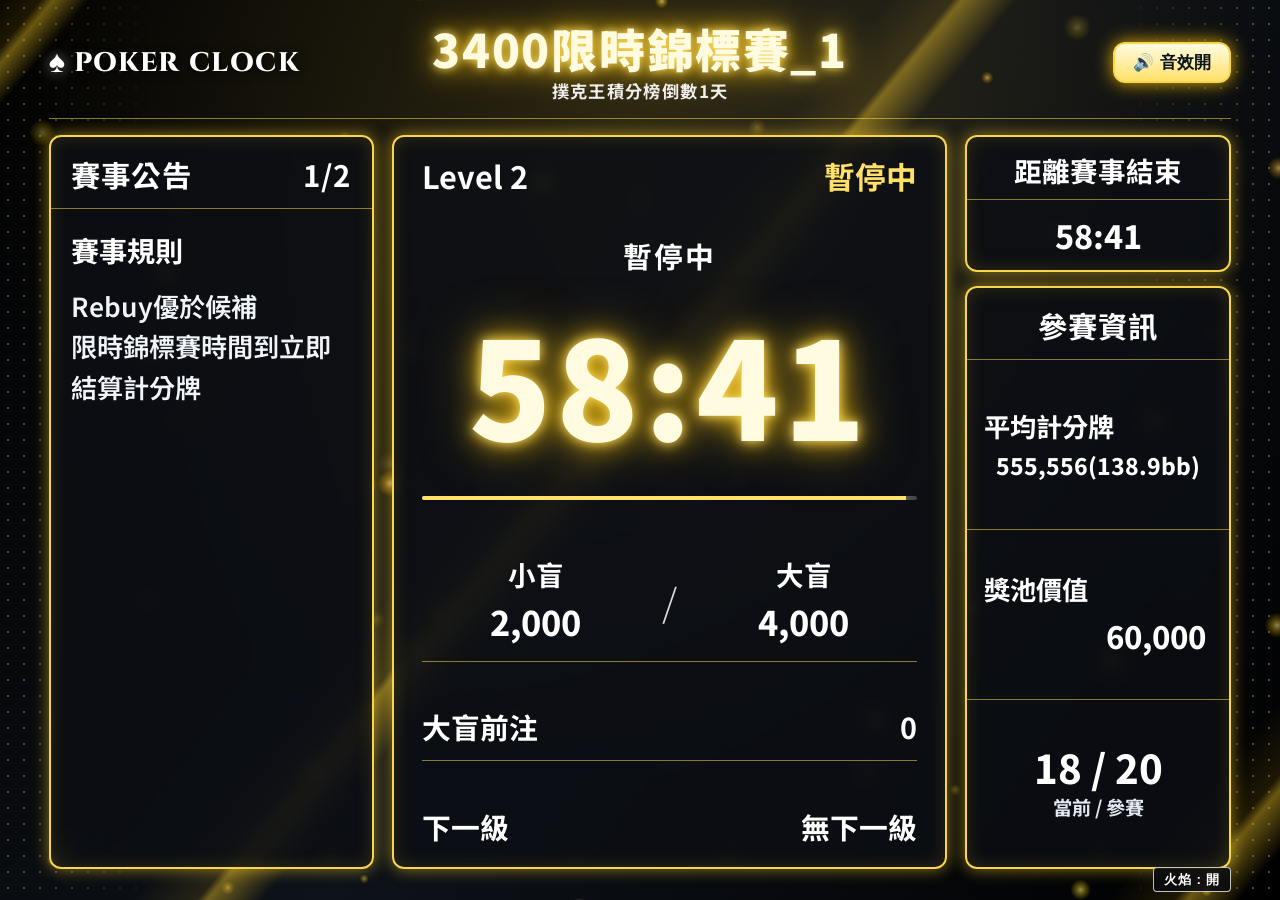
<file: display.html>
<!DOCTYPE html>
<html lang="zh-Hant">
<head>
    <meta charset="UTF-8">
    <meta name="viewport" content="width=device-width, initial-scale=1.0">
    <title>單場賽事看板 - POKER CLOCK</title>
    <link rel="stylesheet" href="assets/css/style.css">
</head>
<body class="tv-body theme-gold" id="tvBody">
    <div class="tv-background"></div>
    <div class="tv-dots-left"></div>
    <div class="tv-dots-right"></div>
    <canvas id="fireCanvas"></canvas>

    <div class="tv-wrapper">
        <header class="tv-header">
            <a href="index.html" class="brand-logo" title="返回賽事主控台">
                <span class="spade-icon" id="brandIcon">♠</span>
                <span id="brandName">POKER CLOCK</span>
            </a>

            <div class="header-titles">
                <h1 class="tourney-title" id="tourneyTitle">3400限時錦標賽_1</h1>
                <div class="tourney-subtitle" id="tourneySubtitle">撲克王積分榜倒數1天</div>
            </div>

            <div class="header-actions">
                <button type="button" class="sound-pill" id="btnToggleSound">
                    <span id="soundIcon">🔊</span>
                    <span id="soundText">音效開</span>
                </button>
            </div>
        </header>

        <main class="single-grid">
            <section class="neon-card announcement-card">
                <div>
                    <div class="card-header-row">
                        <span>賽事公告</span>
                        <span id="annPageIndicator">1/2</span>
                    </div>
                    <div class="announcement-body">
                        <div class="announcement-slide-title" id="annSlideTitle">賽事規則</div>
                        <div class="announcement-slide-content" id="annSlideContent">Rebuy優於候補</div>
                    </div>
                </div>
                <div class="announcement-footer" id="annFooter" style="display: none;"></div>
            </section>

            <section class="neon-card clock-card">
                <div class="clock-top-bar">
                    <span id="levelLabel">Level 2</span>
                    <span class="clock-status-badge" id="statusLabel">進行中</span>
                </div>

                <div class="clock-sub-label" id="clockSubLabel">本級剩餘時間</div>

                <div class="main-timer-display" id="mainTimer" title="點擊切換 開始 / 暫停 (空白鍵)">58:41</div>

                <div class="timer-progress-track">
                    <div class="timer-progress-bar" id="progressBar" style="width: 100%;"></div>
                </div>

                <div class="blinds-row">
                    <div>
                        <div class="blind-item-label">小盲</div>
                        <div class="blind-item-val" id="sbValue">2,000</div>
                    </div>
                    <div class="blind-slash">/</div>
                    <div>
                        <div class="blind-item-label">大盲</div>
                        <div class="blind-item-val" id="bbValue">4,000</div>
                    </div>
                </div>

                <div class="info-split-row">
                    <span>大盲前注</span>
                    <span id="anteValue">0</span>
                </div>

                <div class="info-split-row">
                    <span>下一級</span>
                    <span id="nextLevelValue">無下一級</span>
                </div>
            </section>

            <section class="right-col">
                <div class="neon-card target-time-card" id="targetTimeCard" title="點擊切換顯示：距離休息 / 距離賽事結束" style="cursor: pointer;">
                    <div class="target-time-header" id="targetTimeHeader">距離賽事結束</div>
                    <div class="target-time-val" id="targetTimeValue">58:41</div>
                </div>

                <div class="neon-card stats-card">
                    <div class="card-header-row" style="justify-content: center;">
                        <span>參賽資訊</span>
                    </div>

                    <div class="stats-section">
                        <div class="stats-label">平均計分牌</div>
                        <div class="stats-value-avg" id="avgStackValue">555,556(138.9bb)</div>
                    </div>

                    <div class="stats-section">
                        <div class="stats-label">獎池價值</div>
                        <div class="stats-value-prize" id="prizePoolValue">60,000</div>
                    </div>

                    <div class="stats-section players-box">
                        <div class="players-ratio" id="playersRatioValue">18 / 20</div>
                        <div class="players-sublabel">當前 / 參賽</div>
                    </div>
                </div>
            </section>
        </main>
    </div>

    <div class="bottom-corner-bar">
        <button type="button" class="fire-badge" id="btnToggleFire">火焰 : 開</button>
    </div>

    <div class="floating-controls" id="floatingControls">
        <button type="button" class="ctrl-btn" id="ctrlPrevLvl" title="上一級別 (←)">⏮</button>
        <button type="button" class="ctrl-pill-btn" id="ctrlMinusMin" title="減少 1 分鐘">-1分</button>
        <button type="button" class="ctrl-btn play-btn" id="ctrlPlayPause" title="開始 / 暫停 (Space)">▶</button>
        <button type="button" class="ctrl-pill-btn" id="ctrlPlusMin" title="增加 1 分鐘">+1分</button>
        <button type="button" class="ctrl-btn" id="ctrlNextLvl" title="下一級別 (→)">⏭</button>

        <span style="width: 1px; height: 26px; background: rgba(255,255,255,0.2);"></span>

        <button type="button" class="ctrl-pill-btn" id="ctrlBuyin" title="新增買入 (+1 當前 & +1 參賽)">+參賽</button>
        <button type="button" class="ctrl-pill-btn" id="ctrlBust" title="玩家淘汰 (-1 當前)">-淘汰</button>

        <span style="width: 1px; height: 26px; background: rgba(255,255,255,0.2);"></span>

        <select id="ctrlSwitchTourney" class="ctrl-pill-btn" style="background:#141a24;" title="切換顯示賽事"></select>

        <a href="dual.html" class="ctrl-pill-btn" title="切換雙場分割畫面">雙場畫面</a>
        <a href="admin.html" class="ctrl-pill-btn" title="開啟後台控台">⚙️ 控台</a>
        <button type="button" class="ctrl-btn" id="ctrlFullscreen" title="全螢幕切換 (F)">⛶</button>
    </div>

    <script src="assets/js/local-backend.js"></script>
    <script src="assets/js/sound.js"></script>
    <script src="assets/js/display.js"></script>
</body>
</html>
</file>
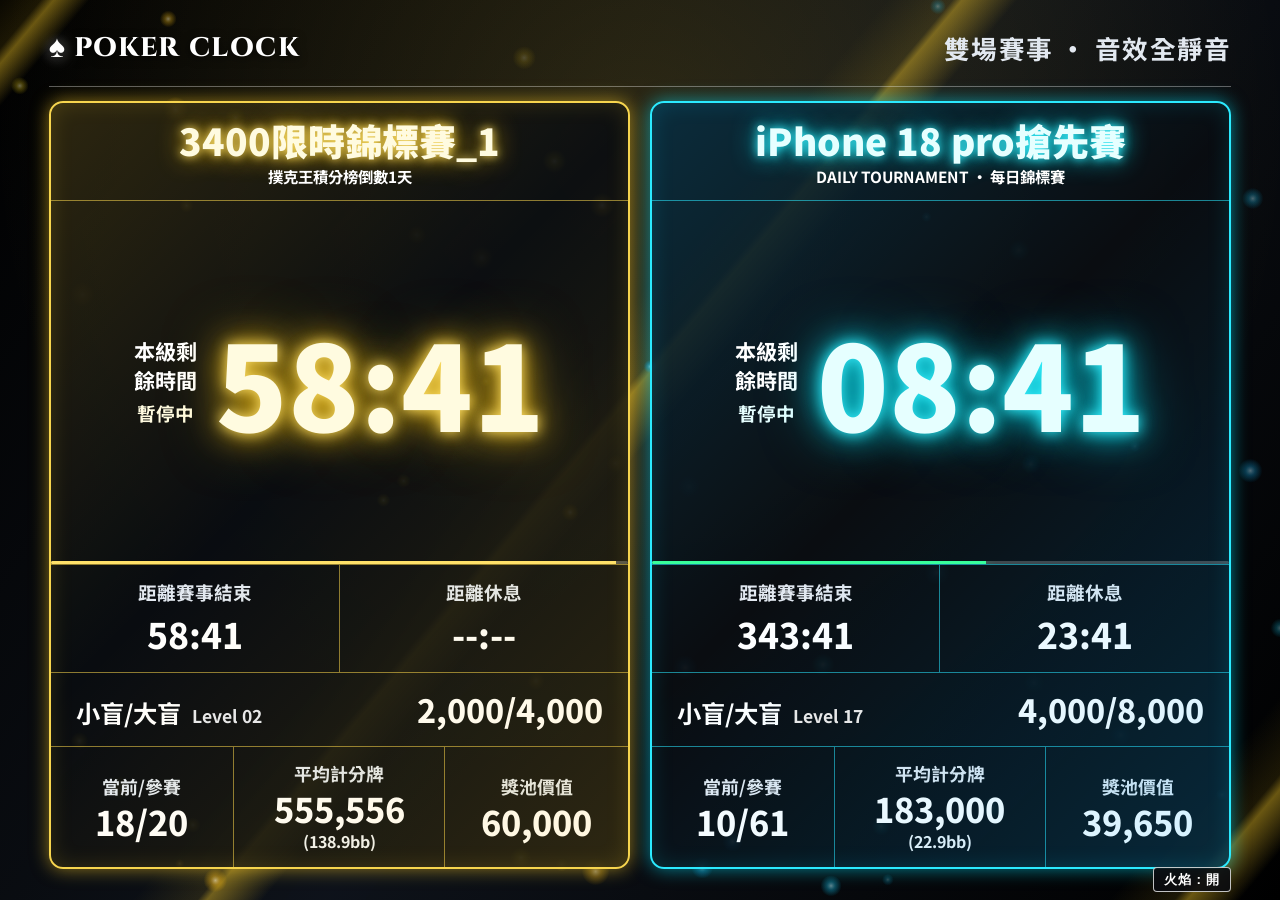
<file: dual.html>
<!DOCTYPE html>
<html lang="zh-Hant">
<head>
    <meta charset="UTF-8">
    <meta name="viewport" content="width=device-width, initial-scale=1.0">
    <title>雙場賽事顯示 - POKER CLOCK</title>
    <link rel="stylesheet" href="assets/css/style.css">
</head>
<body class="tv-body" id="tvBody">
    <div class="tv-background"></div>
    <canvas id="fireCanvas"></canvas>

    <div class="tv-wrapper">
        <header class="dual-header">
            <a href="index.html" class="brand-logo" title="返回賽事主控台">
                <span class="spade-icon" id="brandIcon">♠</span>
                <span id="brandName">POKER CLOCK</span>
            </a>

            <div class="dual-header-right" id="btnDualSound" title="點擊切換雙場音效靜音/開啟">
                雙場賽事 • <span id="dualSoundStatus">音效全靜音</span>
            </div>
        </header>

        <main class="dual-grid">
            <section class="dual-card theme-gold" id="dualCard_left">
                <div class="dual-title-section">
                    <h2 class="dual-title" id="left_title">3400限時錦標賽_1</h2>
                    <div class="dual-subtitle" id="left_subtitle">撲克王積分榜倒數1天</div>
                </div>
                <div class="dual-timer-section">
                    <div class="dual-timer-side-label">
                        <span>本級剩</span>
                        <span>餘時間</span>
                        <span class="dual-timer-side-status" id="left_status">進行中</span>
                    </div>
                    <div class="dual-timer-digits" id="left_timer" title="點擊切換 開始 / 暫停">58:41</div>
                </div>
                <div class="timer-progress-track" style="margin-bottom: 0; height: 3px;">
                    <div class="timer-progress-bar" id="left_progress" style="width: 100%;"></div>
                </div>
                <div class="dual-subtimes-row">
                    <div class="dual-subtime-cell">
                        <div class="dual-subtime-label">距離賽事結束</div>
                        <div class="dual-subtime-val" id="left_timeToEnd">58:41</div>
                    </div>
                    <div class="dual-subtime-cell">
                        <div class="dual-subtime-label">距離休息</div>
                        <div class="dual-subtime-val" id="left_timeToBreak">--:--</div>
                    </div>
                </div>
                <div class="dual-blinds-row">
                    <div class="dual-blinds-label">小盲/大盲 <small id="left_levelTag">Level 02</small></div>
                    <div class="dual-blinds-val" id="left_blinds">2,000/4,000</div>
                </div>
                <div class="dual-bottom-stats">
                    <div class="dual-stat-cell">
                        <div class="dual-stat-label">當前/參賽</div>
                        <div class="dual-stat-main" id="left_players">18/20</div>
                    </div>
                    <div class="dual-stat-cell">
                        <div class="dual-stat-label">平均計分牌</div>
                        <div class="dual-stat-main" id="left_avgChips">555,556</div>
                        <div class="dual-stat-sub" id="left_avgBB">(138.9bb)</div>
                    </div>
                    <div class="dual-stat-cell">
                        <div class="dual-stat-label">獎池價值</div>
                        <div class="dual-stat-main" id="left_prize">60,000</div>
                    </div>
                </div>
            </section>

            <section class="dual-card theme-cyan" id="dualCard_right">
                <div class="dual-title-section">
                    <h2 class="dual-title" id="right_title">iPhone 18 pro搶先賽</h2>
                    <div class="dual-subtitle" id="right_subtitle">DAILY TOURNAMENT • 每日錦標賽</div>
                </div>
                <div class="dual-timer-section">
                    <div class="dual-timer-side-label">
                        <span>本級剩</span>
                        <span>餘時間</span>
                        <span class="dual-timer-side-status" id="right_status">暫停中</span>
                    </div>
                    <div class="dual-timer-digits" id="right_timer" title="點擊切換 開始 / 暫停">08:41</div>
                </div>
                <div class="timer-progress-track" style="margin-bottom: 0; height: 3px;">
                    <div class="timer-progress-bar" id="right_progress" style="width: 58%;"></div>
                </div>
                <div class="dual-subtimes-row">
                    <div class="dual-subtime-cell">
                        <div class="dual-subtime-label">距離賽事結束</div>
                        <div class="dual-subtime-val" id="right_timeToEnd">343:41</div>
                    </div>
                    <div class="dual-subtime-cell">
                        <div class="dual-subtime-label">距離休息</div>
                        <div class="dual-subtime-val" id="right_timeToBreak">23:41</div>
                    </div>
                </div>
                <div class="dual-blinds-row">
                    <div class="dual-blinds-label">小盲/大盲 <small id="right_levelTag">Level 17</small></div>
                    <div class="dual-blinds-val" id="right_blinds">4,000/8,000</div>
                </div>
                <div class="dual-bottom-stats">
                    <div class="dual-stat-cell">
                        <div class="dual-stat-label">當前/參賽</div>
                        <div class="dual-stat-main" id="right_players">10/61</div>
                    </div>
                    <div class="dual-stat-cell">
                        <div class="dual-stat-label">平均計分牌</div>
                        <div class="dual-stat-main" id="right_avgChips">183,000</div>
                        <div class="dual-stat-sub" id="right_avgBB">(22.9bb)</div>
                    </div>
                    <div class="dual-stat-cell">
                        <div class="dual-stat-label">獎池價值</div>
                        <div class="dual-stat-main" id="right_prize">39,650</div>
                    </div>
                </div>
            </section>
        </main>
    </div>

    <div class="bottom-corner-bar">
        <button type="button" class="fire-badge" id="btnToggleFire">火焰 : 開</button>
    </div>

    <div class="floating-controls" id="floatingControls">
        <span style="font-size:0.85rem; color:#aaa;">左場:</span>
        <select id="dualSelectLeft" class="ctrl-pill-btn" style="background:#141a24;"></select>
        <button type="button" class="ctrl-pill-btn" id="btnLeftPlay">左 開始/暫停</button>

        <span style="width: 1px; height: 26px; background: rgba(255,255,255,0.2);"></span>

        <span style="font-size:0.85rem; color:#aaa;">右場:</span>
        <select id="dualSelectRight" class="ctrl-pill-btn" style="background:#141a24;"></select>
        <button type="button" class="ctrl-pill-btn" id="btnRightPlay">右 開始/暫停</button>

        <span style="width: 1px; height: 26px; background: rgba(255,255,255,0.2);"></span>

        <a href="display.html" class="ctrl-pill-btn">單場畫面</a>
        <a href="admin.html" class="ctrl-pill-btn">⚙️ 後台控台</a>
        <button type="button" class="ctrl-btn" id="ctrlFullscreen" title="全螢幕切換 (F)">⛶</button>
    </div>

    <script src="assets/js/local-backend.js"></script>
    <script src="assets/js/sound.js"></script>
    <script>
        window.DUAL_MODE = true;
    </script>
    <script src="assets/js/display.js"></script>
</body>
</html>
</file>
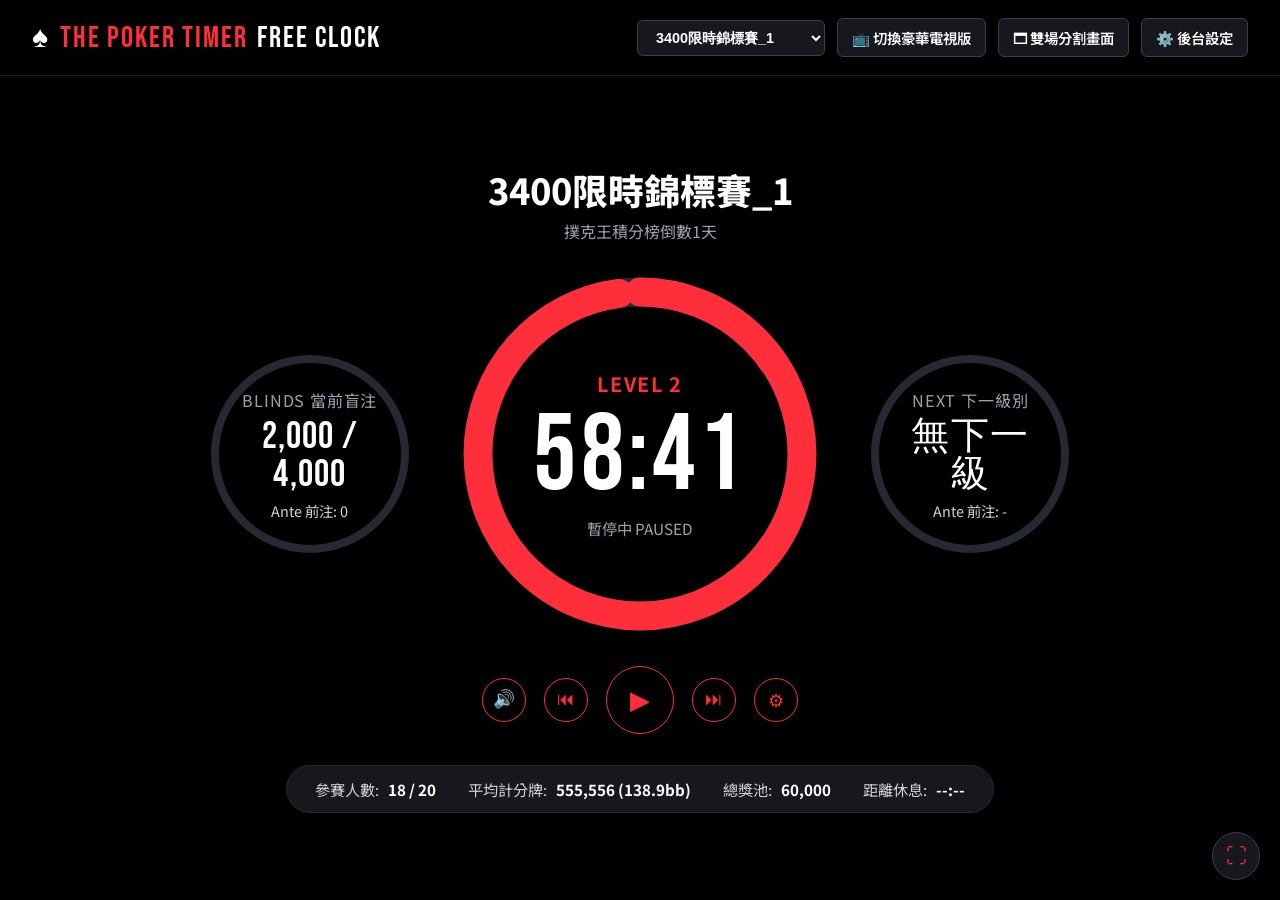
<file: freeclock.html>
<!DOCTYPE html>
<html lang="zh-Hant">
<head>
    <meta charset="UTF-8">
    <meta name="viewport" content="width=device-width, initial-scale=1.0">
    <title>FreePokerClock 簡約模式</title>
    <link href="https://fonts.googleapis.com/css2?family=Bebas+Neue&family=Noto+Sans+TC:wght@400;600;800&display=swap" rel="stylesheet">
    <style>
        :root {
            --fpc-red: #ff2e3b;
            --fpc-grey-1: #16181d;
            --fpc-grey-2: #262932;
            --fpc-grey-3: #3a3f4d;
        }
        * { box-sizing: border-box; margin: 0; padding: 0; }
        body {
            background: #000000;
            color: #ffffff;
            font-family: 'Noto Sans TC', sans-serif;
            min-height: 100vh;
            display: flex;
            flex-direction: column;
            justify-content: space-between;
            overflow: hidden;
            user-select: none;
        }
        header {
            display: flex;
            justify-content: space-between;
            align-items: center;
            padding: 18px 32px;
            border-bottom: 1px solid #1b1e26;
        }
        .fpc-logo {
            display: flex;
            align-items: center;
            gap: 10px;
            font-family: 'Bebas Neue', sans-serif;
            font-size: 1.9rem;
            letter-spacing: 0.06em;
            color: #fff;
            text-decoration: none;
        }
        .fpc-logo span { color: var(--fpc-red); }
        .fpc-nav { display: flex; align-items: center; gap: 12px; }
        .fpc-btn-link {
            background: var(--fpc-grey-1);
            border: 1px solid var(--fpc-grey-3);
            color: #fff;
            padding: 8px 14px;
            border-radius: 6px;
            text-decoration: none;
            font-size: 0.9rem;
            font-weight: 600;
            cursor: pointer;
            transition: all 0.15s;
        }
        .fpc-btn-link:hover { border-color: var(--fpc-red); color: var(--fpc-red); }
        main {
            flex: 1;
            display: flex;
            flex-direction: column;
            justify-content: center;
            align-items: center;
            gap: 3.5vh;
            padding: 20px;
        }
        .fpc-title-bar { text-align: center; }
        .fpc-title-bar h1 { font-size: clamp(1.5rem, 2.8vw, 2.8rem); font-weight: 800; }
        .fpc-title-bar p { color: #9ca3af; font-size: 1rem; margin-top: 4px; }
        .circles-row {
            display: flex;
            align-items: center;
            justify-content: center;
            gap: 4vw;
            flex-wrap: wrap;
        }
        .side-circle {
            width: clamp(180px, 22vh, 260px);
            height: clamp(180px, 22vh, 260px);
            border-radius: 50%;
            border: 0.9vh solid var(--fpc-grey-2);
            display: flex;
            flex-direction: column;
            align-items: center;
            justify-content: center;
            gap: 6px;
            padding: 20px;
            text-align: center;
        }
        .side-circle .label { font-size: clamp(0.9rem, 1.8vh, 1.3rem); color: #9ca3af; text-transform: uppercase; letter-spacing: 0.05em; }
        .side-circle .blinds { font-family: 'Bebas Neue', sans-serif; font-size: clamp(1.8rem, 4.2vh, 3.2rem); line-height: 1; letter-spacing: 0.03em; }
        .side-circle .ante { font-size: clamp(0.85rem, 1.6vh, 1.15rem); color: #d1d5db; }
        .center-ring-wrap {
            position: relative;
            width: clamp(260px, 40vh, 440px);
            height: clamp(260px, 40vh, 440px);
            display: flex;
            align-items: center;
            justify-content: center;
        }
        .ring-svg { position: absolute; inset: 0; width: 100%; height: 100%; transform: rotate(-90deg); }
        .ring-bg { fill: none; stroke: var(--fpc-grey-2); stroke-width: 8; }
        .ring-fg {
            fill: none;
            stroke: var(--fpc-red);
            stroke-width: 8;
            stroke-linecap: round;
            stroke-dasharray: 283;
            stroke-dashoffset: 0;
            transition: stroke-dashoffset 0.4s linear;
        }
        .center-content { position: relative; z-index: 2; text-align: center; display: flex; flex-direction: column; align-items: center; }
        .center-level { font-size: clamp(1.1rem, 2.2vh, 1.6rem); font-weight: 700; color: var(--fpc-red); text-transform: uppercase; letter-spacing: 0.08em; }
        .center-timer { font-family: 'Bebas Neue', sans-serif; font-size: clamp(4.5rem, 12vh, 9.5rem); line-height: 0.95; letter-spacing: 0.04em; margin: 8px 0; cursor: pointer; }
        .center-status { font-size: clamp(0.9rem, 1.7vh, 1.2rem); color: #9ca3af; }
        .controls-bar { display: flex; align-items: center; justify-content: center; gap: 18px; }
        .fpc-ctrl-btn {
            background: transparent;
            border: 1.5px solid var(--fpc-red);
            color: var(--fpc-red);
            border-radius: 50%;
            width: 44px;
            height: 44px;
            display: flex;
            align-items: center;
            justify-content: center;
            cursor: pointer;
            font-size: 1.1rem;
            transition: all 0.15s;
        }
        .fpc-ctrl-btn:hover { background: var(--fpc-red); color: #000; }
        .fpc-ctrl-btn.play { width: 68px; height: 68px; font-size: 1.6rem; }
        .fpc-stats-strip {
            display: flex;
            gap: 32px;
            background: var(--fpc-grey-1);
            border: 1px solid var(--fpc-grey-2);
            padding: 12px 28px;
            border-radius: 999px;
            font-size: 0.95rem;
            color: #d1d5db;
        }
        .fpc-stats-strip strong { color: #fff; margin-left: 6px; }
        .fullscreen-fab {
            position: fixed;
            bottom: 20px;
            right: 20px;
            background: var(--fpc-grey-1);
            border: 1px solid var(--fpc-grey-3);
            color: var(--fpc-red);
            width: 48px;
            height: 48px;
            border-radius: 50%;
            cursor: pointer;
            font-size: 1.3rem;
        }
    </style>
</head>
<body>
    <header>
        <a href="index.html" class="fpc-logo">♠ <span>THE POKER TIMER</span> FREE CLOCK</a>
        <div class="fpc-nav">
            <select id="switchTourney" class="fpc-btn-link"></select>
            <a href="display.html" id="linkDisplay" class="fpc-btn-link">📺 切換豪華電視版</a>
            <a href="dual.html" class="fpc-btn-link">🗔 雙場分割畫面</a>
            <a href="admin.html" id="linkAdmin" class="fpc-btn-link">⚙️ 後台設定</a>
        </div>
    </header>

    <main>
        <div class="fpc-title-bar">
            <h1 id="fpcTitle">錦標賽</h1>
            <p id="fpcSubtitle"></p>
        </div>

        <div class="circles-row">
            <div class="side-circle">
                <div class="label">Blinds 當前盲注</div>
                <div class="blinds" id="fpcBlinds">0 / 0</div>
                <div class="ante">Ante 前注: <span id="fpcAnte">0</span></div>
            </div>

            <div class="center-ring-wrap">
                <svg class="ring-svg" viewBox="0 0 100 100">
                    <circle class="ring-bg" cx="50" cy="50" r="45"></circle>
                    <circle class="ring-fg" id="fpcRing" cx="50" cy="50" r="45"></circle>
                </svg>
                <div class="center-content">
                    <div class="center-level" id="fpcLevel">LEVEL 1</div>
                    <div class="center-timer" id="fpcTimer" title="點擊開始/暫停">00:00</div>
                    <div class="center-status" id="fpcStatus">PAUSED</div>
                </div>
            </div>

            <div class="side-circle">
                <div class="label">Next 下一級別</div>
                <div class="blinds" id="fpcNextBlinds">0 / 0</div>
                <div class="ante">Ante 前注: <span id="fpcNextAnte">0</span></div>
            </div>
        </div>

        <div class="controls-bar">
            <button class="fpc-ctrl-btn" id="btnSound" title="音效開關">🔊</button>
            <button class="fpc-ctrl-btn" id="btnPrev" title="上一級">⏮</button>
            <button class="fpc-ctrl-btn play" id="btnPlay" title="開始 / 暫停">▶</button>
            <button class="fpc-ctrl-btn" id="btnNext" title="下一級">⏭</button>
            <a href="admin.html" id="linkAdminBtn" class="fpc-ctrl-btn" style="text-decoration:none;" title="設定">⚙</a>
        </div>

        <div class="fpc-stats-strip">
            <div>參賽人數: <strong id="fpcPlayers">0 / 0</strong></div>
            <div>平均計分牌: <strong id="fpcAvg">0 (0bb)</strong></div>
            <div>總獎池: <strong id="fpcPrize">0</strong></div>
            <div>距離休息: <strong id="fpcBreak">--:--</strong></div>
        </div>
    </main>

    <button class="fullscreen-fab" id="btnFullscreen" title="全螢幕">⛶</button>

    <script src="assets/js/local-backend.js"></script>
    <script src="assets/js/sound.js"></script>
    <script>
        const urlParams = new URLSearchParams(window.location.search);
        let state = window.PokerLocalStore ? window.PokerLocalStore.getState() : {};
        let tourneyId = urlParams.get('id') || 'tourney_1';
        let lastLevelIdx = null;
        let lastBeepSec = null;

        function fmtNum(n) { return (Number(n) || 0).toLocaleString('en-US'); }
        function fmtTime(sec) {
            if (sec === null || sec === undefined || sec < 0) return '--:--';
            const s = Math.max(0, Math.floor(sec));
            const m = Math.floor(s / 60);
            const r = s % 60;
            return (m < 10 ? '0' + m : m) + ':' + (r < 10 ? '0' + r : r);
        }

        async function apiCall(payload) {
            const res = await fetch('api.php', {
                method: 'POST',
                headers: { 'Content-Type': 'application/json' },
                body: JSON.stringify(payload)
            });
            const json = await res.json();
            if (json && json.ok) { state = json.data; render(); }
        }

        function render() {
            if (!state || !state.tournaments) return;
            const t = state.tournaments[tourneyId] || Object.values(state.tournaments)[0];
            if (!t) return;
            tourneyId = t.id;

            const sel = document.getElementById('switchTourney');
            const keys = Object.keys(state.tournaments);
            if (sel.options.length !== keys.length) {
                sel.innerHTML = '';
                keys.forEach(k => sel.add(new Option(state.tournaments[k].title, k, false, k === tourneyId)));
            }

            document.getElementById('linkDisplay').href = 'display.html?id=' + encodeURIComponent(tourneyId);
            document.getElementById('linkAdmin').href = 'admin.html?id=' + encodeURIComponent(tourneyId);
            document.getElementById('linkAdminBtn').href = 'admin.html?id=' + encodeURIComponent(tourneyId);

            const c = t.computed || {};
            const cur = c.current_level || {};
            const nxt = c.next_level || null;

            if (lastLevelIdx !== null && lastLevelIdx !== t.current_level_index && t.sound_enabled) {
                PokerAudio.playLevelUp();
            }
            lastLevelIdx = t.current_level_index;

            if (t.status === 'running' && t.sound_enabled && lastBeepSec !== t.remaining_seconds) {
                lastBeepSec = t.remaining_seconds;
                if (t.remaining_seconds === 60) PokerAudio.playWarning();
                else if (t.remaining_seconds <= 5 && t.remaining_seconds >= 1) PokerAudio.playTick();
            }

            document.getElementById('fpcTitle').textContent = t.title;
            document.getElementById('fpcSubtitle').textContent = t.subtitle;
            document.getElementById('fpcLevel').textContent = cur.type === 'break' ? 'BREAK 休息' : ('LEVEL ' + cur.level);
            document.getElementById('fpcTimer').textContent = fmtTime(t.remaining_seconds);
            document.getElementById('fpcStatus').textContent = t.status === 'running' ? '進行中 RUNNING' : '暫停中 PAUSED';

            const pct = c.progress_percent ?? 100;
            const circumference = 283;
            document.getElementById('fpcRing').style.strokeDashoffset = circumference - (circumference * pct / 100);

            document.getElementById('fpcBlinds').textContent = cur.type === 'break' ? 'BREAK' : `${fmtNum(cur.sb)} / ${fmtNum(cur.bb)}`;
            document.getElementById('fpcAnte').textContent = cur.type === 'break' ? '-' : fmtNum(cur.ante);

            if (!nxt) {
                document.getElementById('fpcNextBlinds').textContent = '無下一級';
                document.getElementById('fpcNextAnte').textContent = '-';
            } else if (nxt.type === 'break') {
                document.getElementById('fpcNextBlinds').textContent = '休息時間';
                document.getElementById('fpcNextAnte').textContent = Math.round(nxt.duration / 60) + 'm';
            } else {
                document.getElementById('fpcNextBlinds').textContent = `${fmtNum(nxt.sb)} / ${fmtNum(nxt.bb)}`;
                document.getElementById('fpcNextAnte').textContent = fmtNum(nxt.ante);
            }

            document.getElementById('btnPlay').textContent = t.status === 'running' ? '⏸' : '▶';
            document.getElementById('btnSound').textContent = t.sound_enabled ? '🔊' : '🔇';
            document.getElementById('fpcPlayers').textContent = `${t.current_players} / ${t.total_entries}`;
            document.getElementById('fpcAvg').textContent = `${fmtNum(c.avg_chips)} (${c.avg_bb}bb)`;
            document.getElementById('fpcPrize').textContent = fmtNum(c.prize_pool);
            document.getElementById('fpcBreak').textContent = c.time_to_break !== null ? fmtTime(c.time_to_break) : '--:--';
        }

        document.getElementById('btnPlay').onclick = () => apiCall({ action: 'toggle_play', tournament_id: tourneyId });
        document.getElementById('fpcTimer').onclick = () => apiCall({ action: 'toggle_play', tournament_id: tourneyId });
        document.getElementById('btnPrev').onclick = () => apiCall({ action: 'change_level', tournament_id: tourneyId, delta: -1 });
        document.getElementById('btnNext').onclick = () => apiCall({ action: 'change_level', tournament_id: tourneyId, delta: 1 });
        document.getElementById('btnSound').onclick = () => apiCall({ action: 'toggle_sound', tournament_id: tourneyId });
        document.getElementById('switchTourney').onchange = (e) => { window.location.href = 'freeclock.html?id=' + encodeURIComponent(e.target.value); };
        document.getElementById('btnFullscreen').onclick = () => {
            if (!document.fullscreenElement) document.documentElement.requestFullscreen().catch(()=>{});
            else document.exitFullscreen().catch(()=>{});
        };

        setInterval(() => {
            const t = state.tournaments && state.tournaments[tourneyId];
            if (t && t.status === 'running' && t.remaining_seconds > 0) {
                t.remaining_seconds--;
                if (t.computed && t.computed.time_to_break > 0) t.computed.time_to_break--;
                const dur = (t.computed && t.computed.current_level && t.computed.current_level.duration) || 900;
                if (t.computed) t.computed.progress_percent = (t.remaining_seconds / dur) * 100;
                render();
            }
        }, 1000);

        setInterval(async () => {
            const res = await fetch('api.php?action=state&_t=' + Date.now(), { cache: 'no-store' });
            const json = await res.json();
            if (json && json.ok) { state = json.data; render(); }
        }, 2000);

        render();
    </script>
</body>
</html>
</file>
<file: assets/css/style.css>
@import url('https://fonts.googleapis.com/css2?family=Cinzel:wght@700;800&family=Noto+Sans+TC:wght@400;500;700;900&family=Orbitron:wght@700;900&family=Bebas+Neue&display=swap');

:root {
    --bg-dark: #07080a;
    --panel-bg: rgba(12, 15, 20, 0.86);
    --text-white: #ffffff;
    --text-muted: #d0d7de;

    /* Default Theme: Gold */
    --theme-primary: #ffe169;
    --theme-bright: #fff7cc;
    --theme-secondary: #d49b17;
    --theme-border: #f5d042;
    --theme-glow: rgba(255, 208, 40, 0.55);
    --theme-glow-strong: rgba(255, 200, 0, 0.85);
    --theme-glow-inset: rgba(255, 208, 40, 0.16);
    --theme-line: rgba(245, 208, 66, 0.55);
    --theme-beam: rgba(255, 204, 30, 0.14);
    --theme-progress: #76ff7a;
}

.theme-gold {
    --theme-primary: #ffe169;
    --theme-bright: #fffbe0;
    --theme-secondary: #e0a010;
    --theme-border: #f7d54e;
    --theme-glow: rgba(255, 208, 40, 0.55);
    --theme-glow-strong: rgba(255, 195, 0, 0.88);
    --theme-glow-inset: rgba(255, 208, 40, 0.15);
    --theme-line: rgba(247, 213, 78, 0.55);
    --theme-beam: rgba(255, 195, 20, 0.15);
    --theme-progress: #ffe169;
}

.theme-cyan {
    --theme-primary: #38f2ff;
    --theme-bright: #e6ffff;
    --theme-secondary: #0095ff;
    --theme-border: #2beaff;
    --theme-glow: rgba(0, 229, 255, 0.55);
    --theme-glow-strong: rgba(0, 238, 255, 0.9);
    --theme-glow-inset: rgba(0, 229, 255, 0.15);
    --theme-line: rgba(43, 234, 255, 0.55);
    --theme-beam: rgba(0, 174, 255, 0.18);
    --theme-progress: #38ff9c;
}

.theme-red {
    --theme-primary: #ff4757;
    --theme-bright: #ffe8ea;
    --theme-secondary: #c01b2e;
    --theme-border: #ff5263;
    --theme-glow: rgba(255, 71, 87, 0.55);
    --theme-glow-strong: rgba(255, 50, 70, 0.88);
    --theme-glow-inset: rgba(255, 71, 87, 0.15);
    --theme-line: rgba(255, 82, 99, 0.55);
    --theme-beam: rgba(255, 50, 70, 0.15);
    --theme-progress: #ff4757;
}

.theme-emerald {
    --theme-primary: #2ed573;
    --theme-bright: #e8fff1;
    --theme-secondary: #0e9f49;
    --theme-border: #3ae374;
    --theme-glow: rgba(46, 213, 115, 0.55);
    --theme-glow-strong: rgba(46, 213, 115, 0.88);
    --theme-glow-inset: rgba(46, 213, 115, 0.15);
    --theme-line: rgba(58, 227, 116, 0.55);
    --theme-beam: rgba(46, 213, 115, 0.15);
    --theme-progress: #2ed573;
}

* {
    box-sizing: border-box;
    margin: 0;
    padding: 0;
}

html, body.tv-body {
    width: 100vw;
    height: 100vh;
    overflow: hidden;
    background-color: var(--bg-dark);
    color: var(--text-white);
    font-family: 'Noto Sans TC', -apple-system, BlinkMacSystemFont, "Microsoft JhengHei", sans-serif;
    user-select: none;
    -webkit-font-smoothing: antialiased;
}

/* Background Art: Diagonal Light Beams + Halftone Dot Matrix */
.tv-background {
    position: fixed;
    inset: 0;
    z-index: 0;
    overflow: hidden;
    background:
        radial-gradient(circle at 50% 15%, var(--theme-beam), transparent 65%),
        linear-gradient(125deg, rgba(0,0,0,0.95) 0%, rgba(15,20,28,0.9) 50%, rgba(0,0,0,0.95) 100%);
}

/* Diagonal glowing streaks like in the reference photos */
.tv-background::before {
    content: '';
    position: absolute;
    inset: -30%;
    background:
        linear-gradient(130deg,
            transparent 18%,
            var(--theme-beam) 20%,
            var(--theme-glow) 20.4%,
            transparent 21.5%,
            transparent 46%,
            var(--theme-beam) 48%,
            var(--theme-glow) 48.3%,
            transparent 50%,
            transparent 76%,
            var(--theme-beam) 78%,
            var(--theme-glow) 78.4%,
            transparent 80%
        );
    pointer-events: none;
    opacity: 0.75;
}

/* Dot matrix pattern on left & right sides */
.tv-dots-left, .tv-dots-right {
    position: fixed;
    top: 0;
    bottom: 0;
    width: 14vw;
    z-index: 1;
    background-image: radial-gradient(var(--theme-border) 1.5px, transparent 1.5px);
    background-size: 16px 16px;
    opacity: 0.35;
    pointer-events: none;
}

.tv-dots-left {
    left: 0;
    mask-image: linear-gradient(to right, rgba(0,0,0,1) 10%, rgba(0,0,0,0) 95%);
    -webkit-mask-image: linear-gradient(to right, rgba(0,0,0,1) 10%, rgba(0,0,0,0) 95%);
}

.tv-dots-right {
    right: 0;
    mask-image: linear-gradient(to left, rgba(0,0,0,1) 10%, rgba(0,0,0,0) 95%);
    -webkit-mask-image: linear-gradient(to left, rgba(0,0,0,1) 10%, rgba(0,0,0,0) 95%);
}

#fireCanvas {
    position: fixed;
    inset: 0;
    width: 100%;
    height: 100%;
    z-index: 1;
    pointer-events: none;
}

/* Main TV Container */
.tv-wrapper {
    position: relative;
    z-index: 2;
    width: 100vw;
    height: 100vh;
    padding: 2.2vh 3.8vw 3.5vh;
    display: flex;
    flex-direction: column;
    justify-content: space-between;
}

/* ================= TOP HEADER ================= */
.tv-header {
    display: grid;
    grid-template-columns: 1fr auto 1fr;
    align-items: center;
    padding-bottom: 1.4vh;
    border-bottom: 1px solid var(--theme-line);
    position: relative;
    min-height: 11vh;
}

.brand-logo {
    display: flex;
    align-items: center;
    gap: 0.6vw;
    font-family: 'Cinzel', Georgia, serif;
    font-weight: 800;
    font-size: clamp(1.2rem, 2.1vw, 2.5rem);
    letter-spacing: 0.05em;
    color: #ffffff;
    text-shadow: 0 2px 10px rgba(0, 0, 0, 0.8);
    text-decoration: none;
}

.brand-logo .spade-icon {
    font-size: 1.15em;
    display: inline-block;
    filter: drop-shadow(0 0 6px rgba(255,255,255,0.4));
}

.header-titles {
    text-align: center;
    display: flex;
    flex-direction: column;
    align-items: center;
    justify-content: center;
}

.tourney-title {
    font-size: clamp(1.8rem, 3.6vw, 4.4rem);
    font-weight: 900;
    letter-spacing: 0.04em;
    color: var(--theme-bright);
    text-shadow:
        0 0 10px var(--theme-primary),
        0 0 24px var(--theme-glow-strong),
        0 0 42px var(--theme-glow);
    line-height: 1.15;
}

.tourney-subtitle {
    margin-top: 0.4vh;
    font-size: clamp(0.9rem, 1.35vw, 1.6rem);
    font-weight: 700;
    letter-spacing: 0.08em;
    color: #ffffff;
    opacity: 0.92;
}

.header-actions {
    display: flex;
    justify-content: flex-end;
    align-items: center;
    gap: 1vw;
}

.sound-pill {
    appearance: none;
    border: 2px solid var(--theme-border);
    background: linear-gradient(180deg, var(--theme-bright) 0%, var(--theme-primary) 100%);
    color: #0b1320;
    font-weight: 800;
    font-size: clamp(0.9rem, 1.3vw, 1.5rem);
    padding: 0.8vh 1.4vw;
    border-radius: 12px;
    cursor: pointer;
    display: inline-flex;
    align-items: center;
    gap: 0.5vw;
    box-shadow: 0 0 18px var(--theme-glow-strong);
    transition: transform 0.15s ease, box-shadow 0.15s ease, opacity 0.15s ease;
}

.sound-pill.muted {
    background: rgba(20, 25, 35, 0.85);
    color: var(--theme-primary);
    box-shadow: 0 0 10px var(--theme-glow);
}

.sound-pill:hover {
    transform: scale(1.03);
}

/* ================= SINGLE VIEW 3-COLUMN GRID ================= */
.single-grid {
    flex: 1;
    display: grid;
    grid-template-columns: 27.5% 1fr 22.5%;
    gap: 1.4vw;
    margin-top: 1.8vh;
    min-height: 0;
}

.neon-card {
    background: var(--panel-bg);
    border: 2.5px solid var(--theme-border);
    border-radius: 12px;
    box-shadow:
        0 0 16px var(--theme-glow),
        inset 0 0 18px var(--theme-glow-inset);
    backdrop-filter: blur(8px);
    display: flex;
    flex-direction: column;
    overflow: hidden;
    position: relative;
}

/* Left Column: Announcements */
.announcement-card {
    justify-content: space-between;
}

.card-header-row {
    display: flex;
    justify-content: space-between;
    align-items: center;
    padding: 1.8vh 1.6vw 1.4vh;
    border-bottom: 1.5px solid var(--theme-line);
    font-size: clamp(1.3rem, 2.3vw, 2.8rem);
    font-weight: 700;
    letter-spacing: 0.04em;
}

.announcement-body {
    flex: 1;
    padding: 2.2vh 1.6vw;
    display: flex;
    flex-direction: column;
    gap: 1.8vh;
    overflow: hidden;
}

.announcement-slide-title {
    font-size: clamp(1.3rem, 2.2vw, 2.7rem);
    font-weight: 700;
    color: #ffffff;
}

.announcement-slide-content {
    font-size: clamp(1.2rem, 2.05vw, 2.5rem);
    font-weight: 600;
    line-height: 1.55;
    color: #f0f4f8;
    white-space: pre-line;
}

.announcement-footer {
    padding: 1.3vh 1.6vw;
    border-top: 1.5px solid var(--theme-line);
    font-size: clamp(1.1rem, 1.85vw, 2.2rem);
    font-weight: 700;
    color: #ffffff;
    white-space: nowrap;
    overflow: hidden;
    text-overflow: ellipsis;
}

/* Center Column: Main Clock & Blinds */
.clock-card {
    padding: 1.8vh 2.2vw;
    display: flex;
    flex-direction: column;
    justify-content: space-between;
}

.clock-top-bar {
    display: flex;
    justify-content: space-between;
    align-items: center;
    font-size: clamp(1.4rem, 2.4vw, 2.9rem);
    font-weight: 700;
}

.clock-status-badge.paused {
    color: var(--theme-primary);
}

.clock-sub-label {
    text-align: center;
    font-size: clamp(1.3rem, 2.25vw, 2.75rem);
    font-weight: 700;
    letter-spacing: 0.06em;
    margin-top: 0.5vh;
}

.main-timer-display {
    text-align: center;
    font-family: 'Noto Sans TC', 'Arial Black', sans-serif;
    font-weight: 900;
    font-size: clamp(4.5rem, 10.6vw, 13.5rem);
    line-height: 1.02;
    letter-spacing: 0.03em;
    font-variant-numeric: tabular-nums;
    color: var(--theme-bright);
    text-shadow:
        0 0 12px var(--theme-primary),
        0 0 28px var(--theme-glow-strong),
        0 0 55px var(--theme-glow);
    margin: 0.6vh 0 1.4vh;
    cursor: pointer;
}

.main-timer-display.warning-pulse {
    animation: timerPulse 1s infinite alternate;
}

@keyframes timerPulse {
    from { opacity: 1; transform: scale(1); }
    to { opacity: 0.78; transform: scale(1.015); }
}

/* Progress Line */
.timer-progress-track {
    width: 100%;
    height: 4px;
    background: rgba(255, 255, 255, 0.22);
    border-radius: 4px;
    position: relative;
    overflow: hidden;
    margin-bottom: 1.2vh;
}

.timer-progress-bar {
    height: 100%;
    background: var(--theme-progress);
    box-shadow: 0 0 12px var(--theme-progress);
    transition: width 0.4s linear;
}

/* Blinds Section */
.blinds-row {
    display: grid;
    grid-template-columns: 1fr auto 1fr;
    align-items: center;
    text-align: center;
    padding: 1.2vh 0 1.6vh;
    border-bottom: 1.5px solid var(--theme-line);
}

.blind-item-label {
    font-size: clamp(1.2rem, 2.15vw, 2.65rem);
    font-weight: 700;
    margin-bottom: 0.4vh;
}

.blind-item-val {
    font-size: clamp(1.5rem, 2.65vw, 3.25rem);
    font-weight: 800;
    font-variant-numeric: tabular-nums;
}

.blind-slash {
    font-size: clamp(1.8rem, 3vw, 3.6rem);
    font-weight: 300;
    color: rgba(255, 255, 255, 0.85);
    padding: 0 1vw;
}

/* Ante & Next Level Rows */
.info-split-row {
    display: flex;
    justify-content: space-between;
    align-items: center;
    padding: 1.4vh 0;
    border-bottom: 1.5px solid var(--theme-line);
    font-size: clamp(1.3rem, 2.25vw, 2.75rem);
    font-weight: 700;
    font-variant-numeric: tabular-nums;
}

.info-split-row:last-child {
    border-bottom: none;
    padding-bottom: 0.4vh;
}

/* Right Column: Time Target + Stats */
.right-col {
    display: flex;
    flex-direction: column;
    gap: 1.6vh;
    min-height: 0;
}

.target-time-card {
    flex: 0 0 auto;
}

.target-time-header {
    text-align: center;
    padding: 1.4vh 1vw 1.1vh;
    border-bottom: 1.5px solid var(--theme-line);
    font-size: clamp(1.25rem, 2.15vw, 2.6rem);
    font-weight: 700;
}

.target-time-val {
    text-align: center;
    padding: 1.3vh 1vw;
    font-size: clamp(1.45rem, 2.5vw, 3.1rem);
    font-weight: 800;
    font-variant-numeric: tabular-nums;
}

.stats-card {
    flex: 1;
    display: flex;
    flex-direction: column;
    justify-content: space-between;
}

.stats-section {
    padding: 1.3vh 1.3vw;
    border-bottom: 1.5px solid var(--theme-line);
    display: flex;
    flex-direction: column;
    justify-content: center;
    flex: 1;
}

.stats-section:last-child {
    border-bottom: none;
}

.stats-label {
    font-size: clamp(1.2rem, 2.05vw, 2.5rem);
    font-weight: 700;
    margin-bottom: 0.5vh;
}

.stats-value-avg {
    font-size: clamp(1.1rem, 1.78vw, 2.2rem);
    font-weight: 800;
    text-align: center;
    font-variant-numeric: tabular-nums;
    white-space: nowrap;
}

.stats-value-prize {
    font-size: clamp(1.4rem, 2.4vw, 3rem);
    font-weight: 800;
    text-align: right;
    padding-right: 0.5vw;
    font-variant-numeric: tabular-nums;
}

.players-box {
    text-align: center;
    align-items: center;
    padding: 1.2vh 1vw;
}

.players-ratio {
    font-size: clamp(1.8rem, 3.1vw, 3.8rem);
    font-weight: 800;
    line-height: 1.1;
    font-variant-numeric: tabular-nums;
}

.players-sublabel {
    font-size: clamp(1rem, 1.5vw, 1.85rem);
    font-weight: 700;
    margin-top: 0.4vh;
    color: #e2e8f0;
}

/* ================= BOTTOM CORNER BADGE (火焰: 開) ================= */
.bottom-corner-bar {
    position: fixed;
    bottom: 0.9vh;
    right: 3.8vw;
    z-index: 20;
    display: flex;
    align-items: center;
    gap: 0.8vw;
}

.fire-badge {
    appearance: none;
    background: rgba(10, 12, 16, 0.9);
    color: #ffffff;
    border: 1.5px solid rgba(255, 255, 255, 0.75);
    border-radius: 4px;
    padding: 0.25vh 0.8vw;
    font-size: clamp(0.78rem, 1.05vw, 1.25rem);
    font-weight: 700;
    cursor: pointer;
    letter-spacing: 0.06em;
    transition: all 0.15s ease;
}

.fire-badge:hover {
    border-color: var(--theme-primary);
    color: var(--theme-primary);
}

/* ================= FLOATING QUICK CONTROLS (FreePokerClock Style) ================= */
.floating-controls {
    position: fixed;
    bottom: 2.5vh;
    left: 50%;
    transform: translateX(-50%) translateY(15px);
    z-index: 50;
    background: rgba(12, 16, 23, 0.94);
    border: 1.5px solid var(--theme-border);
    box-shadow: 0 8px 32px rgba(0, 0, 0, 0.8), 0 0 18px var(--theme-glow);
    border-radius: 999px;
    padding: 0.8vh 1.6vw;
    display: flex;
    align-items: center;
    gap: 1vw;
    opacity: 0;
    pointer-events: none;
    transition: opacity 0.25s ease, transform 0.25s ease;
}

body.show-controls .floating-controls,
.floating-controls:hover {
    opacity: 1;
    pointer-events: auto;
    transform: translateX(-50%) translateY(0);
}

.ctrl-btn {
    appearance: none;
    background: transparent;
    border: 1.5px solid rgba(255, 255, 255, 0.25);
    color: #ffffff;
    width: 42px;
    height: 42px;
    border-radius: 50%;
    display: inline-flex;
    align-items: center;
    justify-content: center;
    cursor: pointer;
    font-size: 1.05rem;
    transition: all 0.15s ease;
    text-decoration: none;
}

.ctrl-btn:hover {
    border-color: var(--theme-primary);
    color: var(--theme-primary);
    background: rgba(255, 255, 255, 0.08);
}

.ctrl-btn.play-btn {
    width: 54px;
    height: 54px;
    border-width: 2px;
    border-color: var(--theme-primary);
    background: var(--theme-primary);
    color: #090d14;
    font-size: 1.35rem;
    font-weight: 900;
    box-shadow: 0 0 15px var(--theme-glow);
}

.ctrl-btn.play-btn:hover {
    transform: scale(1.06);
}

.ctrl-pill-btn {
    appearance: none;
    background: rgba(255, 255, 255, 0.08);
    border: 1px solid rgba(255, 255, 255, 0.25);
    color: #ffffff;
    border-radius: 999px;
    padding: 6px 13px;
    font-size: 0.85rem;
    font-weight: 700;
    cursor: pointer;
    text-decoration: none;
    white-space: nowrap;
    transition: all 0.15s ease;
}

.ctrl-pill-btn:hover {
    border-color: var(--theme-primary);
    color: var(--theme-primary);
}

/* ================= DUAL TOURNAMENT VIEW (Image 3) ================= */
.dual-header {
    display: flex;
    justify-content: space-between;
    align-items: center;
    padding-bottom: 1.2vh;
    border-bottom: 1px solid rgba(255, 255, 255, 0.35);
    min-height: 7.5vh;
}

.dual-header-right {
    font-size: clamp(1.2rem, 2vw, 2.3rem);
    font-weight: 700;
    color: #e2e8f0;
    cursor: pointer;
    letter-spacing: 0.05em;
}

.dual-grid {
    flex: 1;
    display: grid;
    grid-template-columns: 1fr 1fr;
    gap: 1.5vw;
    margin-top: 1.5vh;
    min-height: 0;
}

.dual-card {
    background: rgba(10, 13, 18, 0.88);
    border: 2.5px solid var(--theme-border);
    border-radius: 14px;
    box-shadow:
        0 0 18px var(--theme-glow),
        inset 0 0 22px var(--theme-glow-inset);
    display: flex;
    flex-direction: column;
    justify-content: space-between;
    overflow: hidden;
    position: relative;
}

/* Diagonal sheen inside each dual card */
.dual-card::before {
    content: '';
    position: absolute;
    inset: 0;
    background: linear-gradient(135deg, var(--theme-beam) 0%, transparent 45%, var(--theme-beam) 100%);
    pointer-events: none;
}

.dual-title-section {
    text-align: center;
    padding: 1.8vh 1.5vw 1.4vh;
    border-bottom: 1.5px solid var(--theme-line);
    position: relative;
}

.dual-title {
    font-size: clamp(1.6rem, 2.9vw, 3.6rem);
    font-weight: 900;
    color: var(--theme-bright);
    text-shadow:
        0 0 10px var(--theme-primary),
        0 0 24px var(--theme-glow-strong);
    line-height: 1.15;
}

.dual-subtitle {
    margin-top: 0.4vh;
    font-size: clamp(0.85rem, 1.2vw, 1.45rem);
    font-weight: 700;
    color: #ffffff;
}

.dual-timer-section {
    flex: 1;
    display: flex;
    align-items: center;
    justify-content: center;
    gap: 1.5vw;
    padding: 1.5vh 2vw;
    position: relative;
}

.dual-timer-side-label {
    display: flex;
    flex-direction: column;
    align-items: center;
    justify-content: center;
    font-size: clamp(1.1rem, 1.65vw, 2rem);
    font-weight: 700;
    line-height: 1.35;
    color: #ffffff;
}

.dual-timer-side-status {
    margin-top: 0.6vh;
    font-size: clamp(1rem, 1.45vw, 1.75rem);
    color: var(--theme-bright);
}

.dual-timer-digits {
    font-family: 'Noto Sans TC', 'Arial Black', sans-serif;
    font-weight: 900;
    font-size: clamp(4rem, 9.2vw, 11.8rem);
    line-height: 1;
    font-variant-numeric: tabular-nums;
    color: var(--theme-bright);
    text-shadow:
        0 0 14px var(--theme-primary),
        0 0 32px var(--theme-glow-strong),
        0 0 60px var(--theme-glow);
    cursor: pointer;
}

.dual-subtimes-row {
    display: grid;
    grid-template-columns: 1fr 1fr;
    border-top: 1.5px solid var(--theme-line);
    border-bottom: 1.5px solid var(--theme-line);
}

.dual-subtime-cell {
    padding: 1.4vh 1vw;
    text-align: center;
    border-right: 1.5px solid var(--theme-line);
}

.dual-subtime-cell:last-child {
    border-right: none;
}

.dual-subtime-label {
    font-size: clamp(1rem, 1.45vw, 1.75rem);
    font-weight: 700;
    color: #e2e8f0;
    margin-bottom: 0.4vh;
}

.dual-subtime-val {
    font-size: clamp(1.6rem, 2.75vw, 3.4rem);
    font-weight: 800;
    font-variant-numeric: tabular-nums;
}

.dual-blinds-row {
    display: flex;
    justify-content: space-between;
    align-items: baseline;
    padding: 1.5vh 2vw;
    border-bottom: 1.5px solid var(--theme-line);
}

.dual-blinds-label {
    font-size: clamp(1.2rem, 1.9vw, 2.3rem);
    font-weight: 700;
}

.dual-blinds-label small {
    font-size: 0.72em;
    margin-left: 0.4vw;
    opacity: 0.9;
}

.dual-blinds-val {
    font-size: clamp(1.5rem, 2.5vw, 3.1rem);
    font-weight: 800;
    font-variant-numeric: tabular-nums;
}

.dual-bottom-stats {
    display: grid;
    grid-template-columns: 1fr 1.15fr 1fr;
}

.dual-stat-cell {
    padding: 1.5vh 0.8vw;
    text-align: center;
    border-right: 1.5px solid var(--theme-line);
    display: flex;
    flex-direction: column;
    justify-content: center;
}

.dual-stat-cell:last-child {
    border-right: none;
}

.dual-stat-label {
    font-size: clamp(0.95rem, 1.4vw, 1.7rem);
    font-weight: 700;
    color: #e2e8f0;
    margin-bottom: 0.4vh;
}

.dual-stat-main {
    font-size: clamp(1.55rem, 2.65vw, 3.25rem);
    font-weight: 800;
    line-height: 1.1;
    font-variant-numeric: tabular-nums;
}

.dual-stat-sub {
    font-size: clamp(0.85rem, 1.25vw, 1.5rem);
    font-weight: 700;
    margin-top: 0.2vh;
    color: #f0f4f8;
}
</file>
